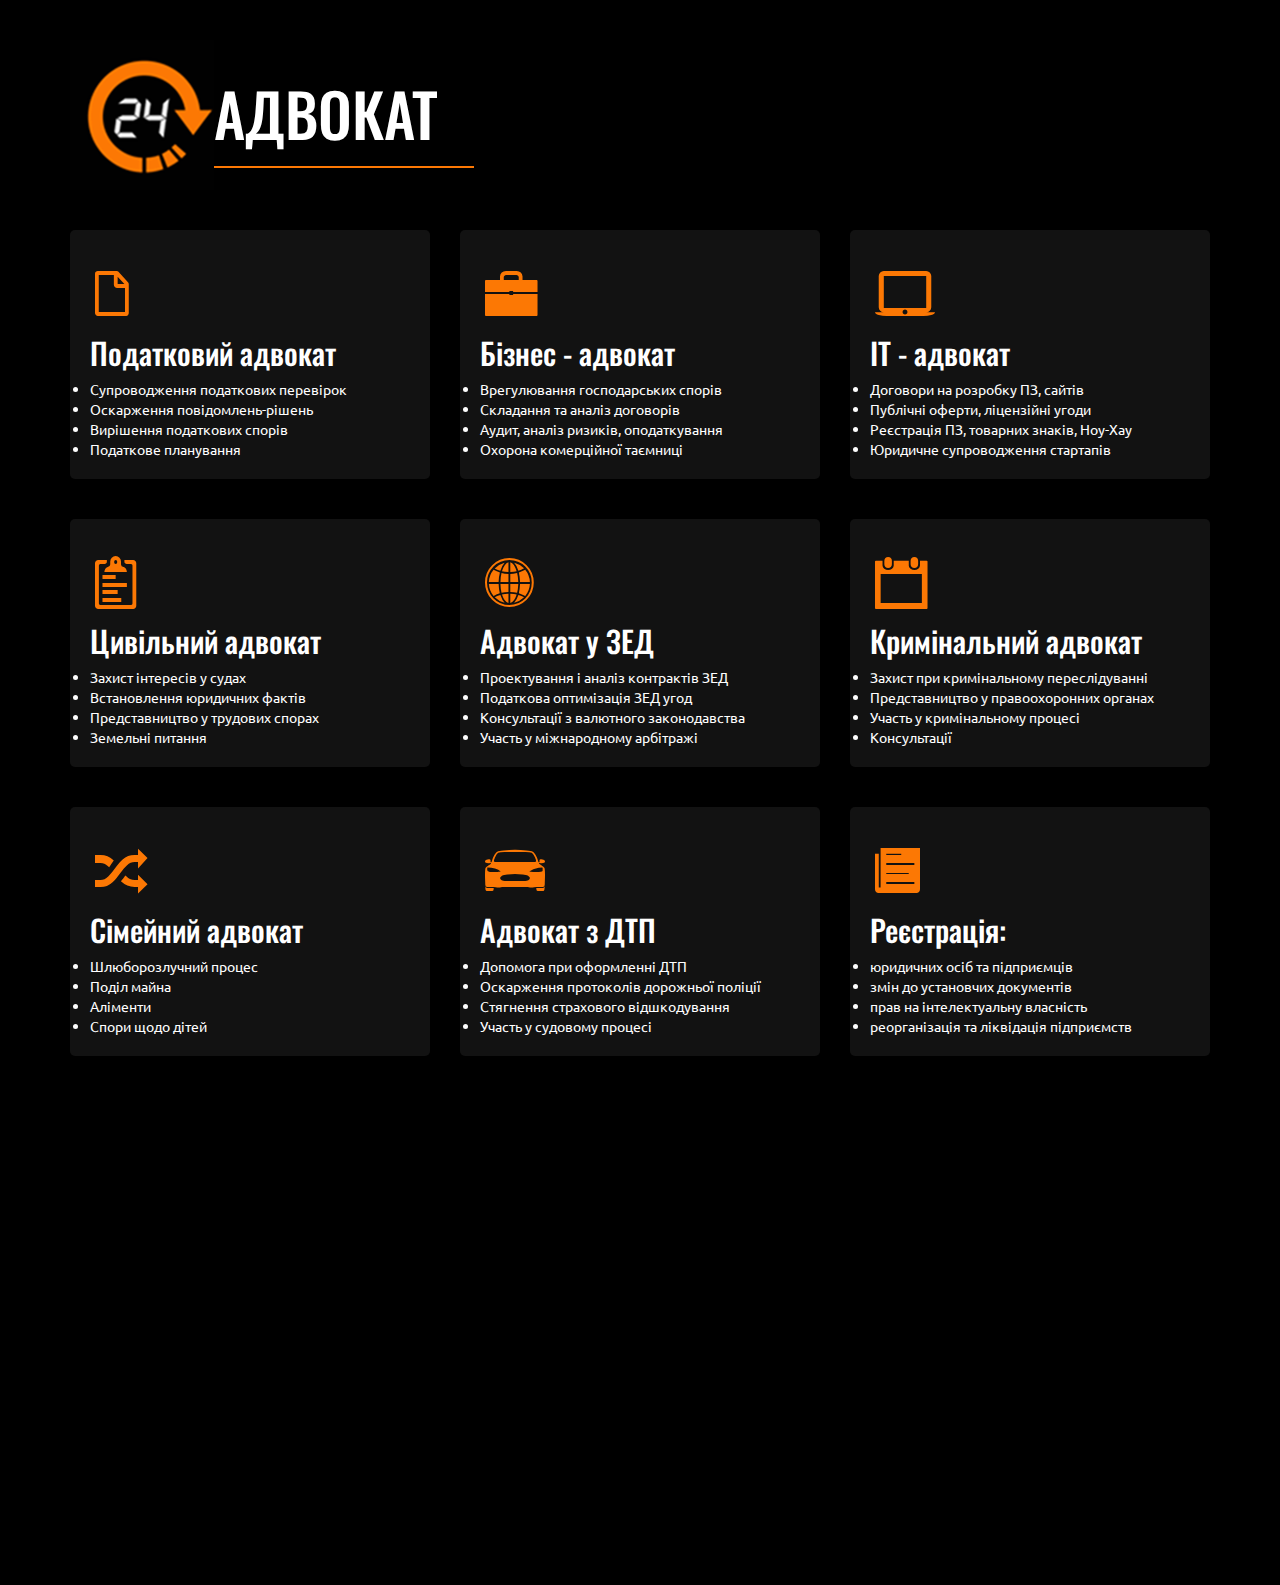
<file: index.html>
﻿<!DOCTYPE html>
<html class="no-js" lang="ua">
    <head>
        <meta charset="utf-8"/>
        <meta content="width=device-width, initial-scale=1, maximum-scale=1" name="viewport"/>
        <meta author"="" content="Павлюк Дмитро" name="description"/>
        <meta name="yandex-verification" content="76107708881f30d1" />
        <!--[if IE]>
<meta http-equiv="X-UA-Compatible" content="IE=edge,chrome=1">
<![endif]-->
        <title>
            24 Адвокат
        </title>
        <!-- BOOTSTRAP CORE CSS -->
        <link href="assets/css/bootstrap.css" rel="stylesheet"/>
        <!-- ION ICONS STYLES -->
        <link href="assets/css/ionicons.css" rel="stylesheet"/>
        <!-- FONT AWESOME ICONS STYLES -->
        <link href="assets/css/font-awesome.css" rel="stylesheet"/>
        <!-- FANCYBOX POPUP STYLES -->
        <link href="assets/js/source/jquery.fancybox.css" rel="stylesheet"/>
        <!-- STYLES FOR VIEWPORT ANIMATION -->
        <link href="assets/css/animations.min.css" rel="stylesheet"/>
        <!-- CUSTOM CSS -->
        <link href="assets/css/style-solid-black.css" rel="stylesheet"/>
        <link rel="shortcut icon" href="assets/img/favicon.ico" type="image/x-icon" />
        <!-- HTML5 Shiv and Respond.js for IE8 support of HTML5 elements and media queries -->
        <!-- WARNING: Respond.js doesn't work if you view the page via file:// -->
        <!--[if lt IE 9]>
<script src="https://oss.maxcdn.com/libs/html5shiv/3.7.0/html5shiv.js"></script>
<script src="https://oss.maxcdn.com/libs/respond.js/1.4.2/respond.min.js"></script>
<![endif]-->
    </head>
    <body data-spy="scroll" data-target="#menu-section">
        <!--MENU SECTION START-->
        <!--MENU SECTION END-->
        <!--HOME SECTION START-->
        <!--HOME SECTION END-->
        <!--SERVICE SECTION START-->
        <section id="services">
            <div class="container">
                <div class="row text-center header">
                    <div class="col-xs-12 col-sm-12 col-md-12 col-lg-12 animate-in" data-anim-type="fade-in-up">
                        <img align="left" src="assets\img\241.png">
                            <div style = "margin-top: 40px";>
	                            <h1 align="left" style = "font-size: 60px";>
	                                АДВОКАТ
	                            </h1>
	                            <hr align="left" style= "width: 260px"/>
                            </div>
                        </img>
                    </div>
                </div>
                <div class="row animate-in" data-anim-type="fade-in-up">
                    <div class="col-xs-12 col-sm-4 col-md-4 col-lg-4">
                        <div class="services-wrapper">
                            <i class="ion-document">
                            </i>
                            <h3>
                                Податковий адвокат
                            </h3>
                                <li>
                                    Супроводження податкових перевірок
                                </li>
                                <li>
                                    Оскарження повідомлень-рішень
                                </li>
                                <li>
                                    Вирішення податкових спорів
                                </li>
								<li>
                                    Податкове планування
                                </li>

                        </div>
                    </div>
                    <div class="col-xs-12 col-sm-4 col-md-4 col-lg-4">
                        <div class="services-wrapper">
                            <i class="ion-briefcase">
                            </i>
                            <h3>
                                Бізнес - адвокат
                            </h3>
                                <li>
                                    Врегулювання господарських спорів
                                </li>
                                <li>
                                    Складання та аналіз договорів
                                </li>
                                <li>                                    
                                    Аудит, аналіз ризиків, оподаткування
                                </li>
								<li>                                    
                                    Охорона комерційної таємниці
                                </li>
                        </div>
                    </div>
                    <div class="col-xs-12 col-sm-4 col-md-4 col-lg-4">
                        <div class="services-wrapper">
                            <i class="ion-android-laptop">
                            </i>
                            <h3>
                                IT - адвокат
                            </h3>
                                <li>
                                    Договори на розробку ПЗ, сайтів
                                </li>
                                <li>
                                    Публічні оферти, ліцензійні угоди
                                </li>
                                <li>
                                    Реєстрація ПЗ, товарних знаків, Ноу-Хау
                                </li>
                                <li>
                                    Юридичне супроводження стартапів
                                </li>
                        </div>
                    </div>

                    <div class="col-xs-12 col-sm-4 col-md-4 col-lg-4">
                        <div class="services-wrapper">
                            <i class="ion-clipboard">
                            </i>
                            <h3>
                                Цивільний адвокат
                            </h3>
                                <li>
                                    Захист інтересів у судах
                                </li>
                                <li>
                                    Встановлення юридичних фактів
                                </li>
                                <li>
                                    Представництво у трудових спорах
                                </li>
                                <li>
                                    Земельні питання
                                </li>
                        </div>
                    </div>
					<div class="col-xs-12 col-sm-4 col-md-4 col-lg-4">
                        <div class="services-wrapper">
                            <i class="ion-ios-world">
                            </i>
                            <h3>
                                Адвокат у ЗЕД
                            </h3>
	                            <li>
	                                Проектування і аналіз контрактів ЗЕД
	                            </li>
	                            <li>
	                                Податкова оптимізація ЗЕД угод
	                            </li>
	                            <li>
	                                Консультації з валютного законодавства
	                            </li>
	                            <li>
	                                Участь у міжнародному арбітражі
	                            </li>
                        </div>
                    </div>

                    <div class="col-xs-12 col-sm-4 col-md-4 col-lg-4">
                        <div class="services-wrapper">
                            <i class="ion-calendar">
                            </i>
                            <h3>
                                Кримінальний адвокат
                            </h3>
	                            <li>
	                                Захист при кримінальному переслідуванні
	                            </li>
	                            <li>
	                                Представництво у правоохоронних органах
	                            </li>
	                            <li>
	                                Участь у кримінальному процесі
	                            </li>
	                            <li>
	                                Консультації
	                            </li>
                        </div>
                    </div>
                    <div class="col-xs-12 col-sm-4 col-md-4 col-lg-4">
                        <div class="services-wrapper">
                            <i class="ion-shuffle">
                            </i>
                             <h3>
                                Сімейний адвокат
                            </h3>
                            <li>
                                Шлюборозлучний процес
                            </li>
                            <li>
                                Поділ майна
                            </li>
                            <li>
                                Аліменти
                            </li>
                            <li>
                                Спори щодо дітей
                            </li>
                        </div>
                    </div>
                    <div class="col-xs-12 col-sm-4 col-md-4 col-lg-4">
                        <div class="services-wrapper">
                            <i class="ion-model-s">
                            </i>
	                             <h3>
	                                Адвокат з ДТП
	                            </h3>
	                            <li>
	                                Допомога при оформленні ДТП
	                            </li>
	                            <li>
	                                Оскарження протоколів дорожньої поліції
	                            </li>
	                            <li>
	                                Стягнення страхового відшкодування
	                            </li>
	                            <li>
	                                Участь у судовому процесі
	                            </li>
                        </div>
                    </div>
                    <div class="col-xs-12 col-sm-4 col-md-4 col-lg-4">
                        <div class="services-wrapper">
                            <i class="ion-ios-paper">
                            </i>
	                             <h3>
	                                Реєстрація:
	                            </h3>
	                            <li>
	                                юридичних осіб та підприємців
	                            </li>
	                            <li>
	                                змін до установчих документів
	                            </li>
	                            <li>
	                                прав на інтелектуальну власність
	                            </li>
	                            <li>
	                                реорганізація та ліквідація підприємств
	                            </li>
                        </div>
                    </div>
                </div>
            </div>
        </section>
        <!--SERVICE SECTION END-->
        <!--PRICING SECTION START-->
        <!--PRIICING SECTION END-->
        <!--WORK SECTION START-->
        <!--WORK SECTION END-->
        <!--TEAM SECTION START-->
        <!--TEAM SECTION END-->
        <!--GRID SECTION START-->
        <!--GRID SECTION END-->
        <!--CONTACT SECTION START-->
        <section id="contact">
            <div class="container">
                <div class="row text-center header animate-in" data-anim-type="fade-in-up">
                    <div class="col-xs-12 col-sm-12 col-md-12 col-lg-12">
                        <h3>
                            Контакти
                        </h3>
                        <hr/>
                    </div>
                </div>
                <div class="row animate-in" data-anim-type="fade-in-up">
                    <div class="col-xs-12 col-sm-4 col-md-4 col-lg-4">
                        <div class="contact-wrapper">
                            <h3>
                                Ми в соціальних мережах
                            </h3>
                            <p>
                                Долучайтеся до нашої спільноти
                            </p>
                            <div class="social-below">
                                <a class="btn button-custom btn-custom-two" href="#">
                                    Facebook
                                </a>
                                <a class="btn button-custom btn-custom-two" href="#">
                                    Вконтакте
                                </a>
                                <a class="btn button-custom btn-custom-two" href="#">
                                    Google +
                                </a>
                            </div>
                        </div>
                    </div>
                    <div class="col-xs-12 col-sm-4 col-md-4 col-lg-4">
                        <div class="contact-wrapper">
                            <h3>
                                Наші контаки
                            </h3>
                            <img src="assets\img\email.png">
                           <!--  <h4>
                                <strong>
                                    Email :
                                </strong>
                                info.24advocat@gmail.com
                            </h4> -->
                            <h4>
                                <strong>
                                    Call :
                                </strong>
                                +38 067 411 03 60
                            </h4>
                            <h4>
                                <strong>
                                    Skype :
                                </strong>
                                24advocat
                            </h4>
                        </div>
                    </div>
                    <div class="col-xs-12 col-sm-4 col-md-4 col-lg-4">
                        <div class="contact-wrapper">
                            <h3>
                                Адреса :
                            </h3>
                            <h4>
                                10003, вул. Ольжича 7A, м. Житомир
                            </h4>
                            <h4>
                                Україна
                            </h4>
                            <div class="footer-div">
                                © 2015 24advocat |
                                <a href="http://www.designbootstrap.com/" target="_blank">
                                    by DesignBootstrp
                                </a>
                            </div>
                        </div>
                    </div>
                </div>
            </div>
        </section>
        <!--CONTACT SECTION END-->
        <!-- JAVASCRIPT FILES PLACED AT THE BOTTOM TO REDUCE THE LOADING TIME -->
        <!-- CORE JQUERY -->
        <script src="assets/js/jquery-1.11.1.js">
        </script>
        <!-- BOOTSTRAP SCRIPTS -->
        <script src="assets/js/bootstrap.js">
        </script>
        <!-- EASING SCROLL SCRIPTS PLUGIN -->
        <script src="assets/js/vegas/jquery.vegas.min.js">
        </script>
        <!-- VEGAS SLIDESHOW SCRIPTS -->
        <script src="assets/js/jquery.easing.min.js">
        </script>
        <!-- FANCYBOX PLUGIN -->
        <script src="assets/js/source/jquery.fancybox.js">
        </script>
        <!-- ISOTOPE SCRIPTS -->
        <script src="assets/js/jquery.isotope.js">
        </script>
        <!-- VIEWPORT ANIMATION SCRIPTS   -->
        <script src="assets/js/appear.min.js">
        </script>
        <script src="assets/js/animations.min.js">
        </script>
        <!-- CUSTOM SCRIPTS -->
        <script src="assets/js/custom-solid.js">
        </script>
    </body>
</html>
</file>
<file: assets/css/animations.min.css>
/*	Animations v2.1, Copyright 2014, Joe Mottershaw, https://github.com/joemottershaw/
//	================================================================================== */

.animate-in,.animating,.hover-bounce,.hover-flash,.hover-heartbeat,.hover-panic,.hover-pulsate,.hover-pulse,.hover-rubber-band,.hover-shake-x,.hover-shake-y,.hover-slingshot,.hover-slingshot-reverse,.hover-spin,.hover-spin-reverse,.hover-strobe,.hover-swing,.hover-tada,.hover-wobble{-webkit-transition:none!important;-moz-transition:none!important;-o-transition:none!important;-ms-transition:none!important;transition:none!important}.animate-in,.animate-out{visibility:hidden!important;opacity:0}.animating,.hover-bounce,.hover-flash,.hover-heartbeat,.hover-panic,.hover-pulsate,.hover-pulse,.hover-rubber-band,.hover-shake-x,.hover-shake-y,.hover-slingshot,.hover-slingshot-reverse,.hover-spin,.hover-spin-reverse,.hover-strobe,.hover-swing,.hover-tada,.hover-wobble{-webkit-animation-duration:1s;animation-duration:1s;-webkit-animation-timing-function:ease-in-out;animation-timing-function:ease-in-out;-webkit-animation-fill-mode:both;animation-fill-mode:both}.animating.slow-mo,.hover-bounce.slow-mo,.hover-flash.slow-mo,.hover-heartbeat.slow-mo,.hover-panic.slow-mo,.hover-pulsate.slow-mo,.hover-pulse.slow-mo,.hover-rubber-band.slow-mo,.hover-shake-x.slow-mo,.hover-shake-y.slow-mo,.hover-slingshot-reverse.slow-mo,.hover-slingshot.slow-mo,.hover-spin-reverse.slow-mo,.hover-spin.slow-mo,.hover-strobe.slow-mo,.hover-swing.slow-mo,.hover-tada.slow-mo,.hover-wobble.slow-mo{-webkit-animation-duration:2s;animation-duration:2s}.animating.super-slow-mo,.hover-bounce.super-slow-mo,.hover-flash.super-slow-mo,.hover-heartbeat.super-slow-mo,.hover-panic.super-slow-mo,.hover-pulsate.super-slow-mo,.hover-pulse.super-slow-mo,.hover-rubber-band.super-slow-mo,.hover-shake-x.super-slow-mo,.hover-shake-y.super-slow-mo,.hover-slingshot-reverse.super-slow-mo,.hover-slingshot.super-slow-mo,.hover-spin-reverse.super-slow-mo,.hover-spin.super-slow-mo,.hover-strobe.super-slow-mo,.hover-swing.super-slow-mo,.hover-tada.super-slow-mo,.hover-wobble.super-slow-mo{-webkit-animation-duration:3s;animation-duration:3s}.animating.ultra-slow-mo,.hover-bounce.ultra-slow-mo,.hover-flash.ultra-slow-mo,.hover-heartbeat.ultra-slow-mo,.hover-panic.ultra-slow-mo,.hover-pulsate.ultra-slow-mo,.hover-pulse.ultra-slow-mo,.hover-rubber-band.ultra-slow-mo,.hover-shake-x.ultra-slow-mo,.hover-shake-y.ultra-slow-mo,.hover-slingshot-reverse.ultra-slow-mo,.hover-slingshot.ultra-slow-mo,.hover-spin-reverse.ultra-slow-mo,.hover-spin.ultra-slow-mo,.hover-strobe.ultra-slow-mo,.hover-swing.ultra-slow-mo,.hover-tada.ultra-slow-mo,.hover-wobble.ultra-slow-mo{-webkit-animation-duration:4s;animation-duration:4s}.animating.hyper-slow-mo,.hover-bounce.hyper-slow-mo,.hover-flash.hyper-slow-mo,.hover-heartbeat.hyper-slow-mo,.hover-panic.hyper-slow-mo,.hover-pulsate.hyper-slow-mo,.hover-pulse.hyper-slow-mo,.hover-rubber-band.hyper-slow-mo,.hover-shake-x.hyper-slow-mo,.hover-shake-y.hyper-slow-mo,.hover-slingshot-reverse.hyper-slow-mo,.hover-slingshot.hyper-slow-mo,.hover-spin-reverse.hyper-slow-mo,.hover-spin.hyper-slow-mo,.hover-strobe.hyper-slow-mo,.hover-swing.hyper-slow-mo,.hover-tada.hyper-slow-mo,.hover-wobble.hyper-slow-mo{-webkit-animation-duration:5s;animation-duration:5s}.animating.infinite,.hover-bounce.infinite,.hover-flash.infinite,.hover-heartbeat.infinite,.hover-panic.infinite,.hover-pulsate.infinite,.hover-pulse.infinite,.hover-rubber-band.infinite,.hover-shake-x.infinite,.hover-shake-y.infinite,.hover-slingshot-reverse.infinite,.hover-slingshot.infinite,.hover-spin-reverse.infinite,.hover-spin.infinite,.hover-strobe.infinite,.hover-swing.infinite,.hover-tada.infinite,.hover-wobble.infinite{-webkit-animation-iteration-count:infinite;animation-iteration-count:infinite}.ie .animate-in,.no-js .animate-in{visibility:visible!important;opacity:1}@-webkit-keyframes fadeIn{0%{opacity:0}100%{opacity:1}}@keyframes fadeIn{0%{opacity:0}100%{opacity:1}}.animating.fade-in{-webkit-animation-name:fadeIn;animation-name:fadeIn}@-webkit-keyframes fadeInUp{0%{opacity:0;-webkit-transform:translateY(60px)}80%{opacity:1}100%{-webkit-transform:translateY(0)}}@keyframes fadeInUp{0%{opacity:0;transform:translateY(60px)}80%{opacity:1}100%{transform:translateY(0)}}.animating.fade-in-up{-webkit-animation-name:fadeInUp;animation-name:fadeInUp}@-webkit-keyframes fadeInUpBig{0%{opacity:0;-webkit-transform:translateY(200px)}80%{opacity:1}100%{-webkit-transform:translateY(0)}}@keyframes fadeInUpBig{0%{opacity:0;transform:translateY(200px)}80%{opacity:1}100%{transform:translateY(0)}}.animating.fade-in-up-big{-webkit-animation-name:fadeInUpBig;animation-name:fadeInUpBig}@-webkit-keyframes fadeInUpLarge{0%{opacity:0;-webkit-transform:translateY(600px)}80%{opacity:1}100%{-webkit-transform:translateY(0)}}@keyframes fadeInUpLarge{0%{opacity:0;transform:translateY(600px)}80%{opacity:1}100%{transform:translateY(0)}}.animating.fade-in-up-large{-webkit-animation-name:fadeInUpLarge;animation-name:fadeInUpLarge}@-webkit-keyframes fadeInDown{0%{opacity:0;-webkit-transform:translateY(-60px)}80%{opacity:1}100%{-webkit-transform:translateY(0)}}@keyframes fadeInDown{0%{opacity:0;transform:translateY(-60px)}80%{opacity:1}100%{transform:translateY(0)}}.animating.fade-in-down{-webkit-animation-name:fadeInDown;animation-name:fadeInDown}@-webkit-keyframes fadeInDownBig{0%{opacity:0;-webkit-transform:translateY(-200px)}80%{opacity:1}100%{-webkit-transform:translateY(0)}}@keyframes fadeInDownBig{0%{opacity:0;transform:translateY(-200px)}80%{opacity:1}100%{transform:translateY(0)}}.animating.fade-in-down-big{-webkit-animation-name:fadeInDownBig;animation-name:fadeInDownBig}@-webkit-keyframes fadeInDownLarge{0%{opacity:0;-webkit-transform:translateY(-600px)}80%{opacity:1}100%{-webkit-transform:translateY(0)}}@keyframes fadeInDownLarge{0%{opacity:0;transform:translateY(-600px)}80%{opacity:1}100%{transform:translateY(0)}}.animating.fade-in-down-large{-webkit-animation-name:fadeInDownLarge;animation-name:fadeInDownLarge}@-webkit-keyframes fadeInLeft{0%{opacity:0;-webkit-transform:translateX(60px)}80%{opacity:1}100%{-webkit-transform:translateX(0)}}@keyframes fadeInLeft{0%{opacity:0;transform:translateX(60px)}80%{opacity:1}100%{transform:translateX(0)}}.animating.fade-in-left{-webkit-animation-name:fadeInLeft;animation-name:fadeInLeft}@-webkit-keyframes fadeInLeftBig{0%{opacity:0;-webkit-transform:translateX(200px)}80%{opacity:1}100%{-webkit-transform:translateX(0)}}@keyframes fadeInLeftBig{0%{opacity:0;transform:translateX(200px)}80%{opacity:1}100%{transform:translateX(0)}}.animating.fade-in-left-big{-webkit-animation-name:fadeInLeftBig;animation-name:fadeInLeftBig}@-webkit-keyframes fadeInLeftLarge{0%{opacity:0;-webkit-transform:translateX(600px)}80%{opacity:1}100%{-webkit-transform:translateX(0)}}@keyframes fadeInLeftLarge{0%{opacity:0;transform:translateX(600px)}80%{opacity:1}100%{transform:translateX(0)}}.animating.fade-in-left-large{-webkit-animation-name:fadeInLeftLarge;animation-name:fadeInLeftLarge}@-webkit-keyframes fadeInRight{0%{opacity:0;-webkit-transform:translateX(-60px)}80%{opacity:1}100%{-webkit-transform:translateX(0)}}@keyframes fadeInRight{0%{opacity:0;transform:translateX(-60px)}80%{opacity:1}100%{transform:translateX(0)}}.animating.fade-in-right{-webkit-animation-name:fadeInRight;animation-name:fadeInRight}@-webkit-keyframes fadeInRightBig{0%{opacity:0;-webkit-transform:translateX(-200px)}80%{opacity:1}100%{-webkit-transform:translateX(0)}}@keyframes fadeInRightBig{0%{opacity:0;transform:translateX(-200px)}80%{opacity:1}100%{transform:translateX(0)}}.animating.fade-in-right-big{-webkit-animation-name:fadeInRightBig;animation-name:fadeInRightBig}@-webkit-keyframes fadeInRightLarge{0%{opacity:0;-webkit-transform:translateX(-600px)}80%{opacity:1}100%{-webkit-transform:translateX(0)}}@keyframes fadeInRightLarge{0%{opacity:0;transform:translateX(-600px)}80%{opacity:1}100%{transform:translateX(0)}}.animating.fade-in-right-large{-webkit-animation-name:fadeInRightLarge;animation-name:fadeInRightLarge}@-webkit-keyframes fadeInUpLeft{0%{opacity:0;-webkit-transform:translate(60px,60px)}80%{opacity:1}100%{-webkit-transform:translate(0,0)}}@keyframes fadeInUpLeft{0%{opacity:0;transform:translate(60px,60px)}80%{opacity:1}100%{transform:translate(0,0)}}.animating.fade-in-up-left{-webkit-animation-name:fadeInUpLeft;animation-name:fadeInUpLeft}@-webkit-keyframes fadeInUpLeftBig{0%{opacity:0;-webkit-transform:translate(200px,200px)}80%{opacity:1}100%{-webkit-transform:translate(0,0)}}@keyframes fadeInUpLeftBig{0%{opacity:0;transform:translate(200px,200px)}80%{opacity:1}100%{transform:translate(0,0)}}.animating.fade-in-up-left-big{-webkit-animation-name:fadeInUpLeftBig;animation-name:fadeInUpLeftBig}@-webkit-keyframes fadeInUpLeftLarge{0%{opacity:0;-webkit-transform:translate(600px,600px)}80%{opacity:1}100%{-webkit-transform:translate(0,0)}}@keyframes fadeInUpLeftLarge{0%{opacity:0;transform:translate(600px,600px)}80%{opacity:1}100%{transform:translate(0,0)}}.animating.fade-in-up-left-large{-webkit-animation-name:fadeInUpLeftLarge;animation-name:fadeInUpLeftLarge}@-webkit-keyframes fadeInUpRight{0%{opacity:0;-webkit-transform:translate(-60px,60px)}80%{opacity:1}100%{-webkit-transform:translate(0,0)}}@keyframes fadeInUpRight{0%{opacity:0;transform:translate(-60px,60px)}80%{opacity:1}100%{transform:translate(0,0)}}.animating.fade-in-up-right{-webkit-animation-name:fadeInUpRight;animation-name:fadeInUpRight}@-webkit-keyframes fadeInUpRightBig{0%{opacity:0;-webkit-transform:translate(-200px,200px)}80%{opacity:1}100%{-webkit-transform:translate(0,0)}}@keyframes fadeInUpRightBig{0%{opacity:0;transform:translate(-200px,200px)}80%{opacity:1}100%{transform:translate(0,0)}}.animating.fade-in-up-right-big{-webkit-animation-name:fadeInUpRightBig;animation-name:fadeInUpRightBig}@-webkit-keyframes fadeInUpRightLarge{0%{opacity:0;-webkit-transform:translate(-600px,600px)}80%{opacity:1}100%{-webkit-transform:translate(0,0)}}@keyframes fadeInUpRightLarge{0%{opacity:0;transform:translate(-600px,600px)}80%{opacity:1}100%{transform:translate(0,0)}}.animating.fade-in-up-right-large{-webkit-animation-name:fadeInUpRightLarge;animation-name:fadeInUpRightLarge}@-webkit-keyframes fadeInDownLeft{0%{opacity:0;-webkit-transform:translate(60px,-60px)}80%{opacity:1}100%{-webkit-transform:translate(0,0)}}@keyframes fadeInDownLeft{0%{opacity:0;transform:translate(60px,-60px)}80%{opacity:1}100%{transform:translate(0,0)}}.animating.fade-in-down-left{-webkit-animation-name:fadeInDownLeft;animation-name:fadeInDownLeft}@-webkit-keyframes fadeInDownLeftBig{0%{opacity:0;-webkit-transform:translate(200px,-200px)}80%{opacity:1}100%{-webkit-transform:translate(0,0)}}@keyframes fadeInDownLeftBig{0%{opacity:0;transform:translate(200px,-200px)}80%{opacity:1}100%{transform:translate(0,0)}}.animating.fade-in-down-left-big{-webkit-animation-name:fadeInDownLeftBig;animation-name:fadeInDownLeftBig}@-webkit-keyframes fadeInDownLeftLarge{0%{opacity:0;-webkit-transform:translate(600px,-600px)}80%{opacity:1}100%{-webkit-transform:translate(0,0)}}@keyframes fadeInDownLeftLarge{0%{opacity:0;transform:translate(600px,-600px)}80%{opacity:1}100%{transform:translate(0,0)}}.animating.fade-in-down-left-large{-webkit-animation-name:fadeInDownLeftLarge;animation-name:fadeInDownLeftLarge}@-webkit-keyframes fadeInDownRight{0%{opacity:0;-webkit-transform:translate(-60px,-60px)}80%{opacity:1}100%{-webkit-transform:translate(0,0)}}@keyframes fadeInDownRight{0%{opacity:0;transform:translate(-60px,-60px)}80%{opacity:1}100%{transform:translate(0,0)}}.animating.fade-in-down-right{-webkit-animation-name:fadeInDownRight;animation-name:fadeInDownRight}@-webkit-keyframes fadeInDownRightBig{0%{opacity:0;-webkit-transform:translate(-200px,-200px)}80%{opacity:1}100%{-webkit-transform:translate(0,0)}}@keyframes fadeInDownRightBig{0%{opacity:0;transform:translate(-200px,-200px)}80%{opacity:1}100%{transform:translate(0,0)}}.animating.fade-in-down-right-big{-webkit-animation-name:fadeInDownRightBig;animation-name:fadeInDownRightBig}@-webkit-keyframes fadeInDownRightLarge{0%{opacity:0;-webkit-transform:translate(-600px,-600px)}80%{opacity:1}100%{-webkit-transform:translate(0,0)}}@keyframes fadeInDownRightLarge{0%{opacity:0;transform:translate(-600px,-600px)}80%{opacity:1}100%{transform:translate(0,0)}}.animating.fade-in-down-right-large{-webkit-animation-name:fadeInDownRightLarge;animation-name:fadeInDownRightLarge}@-webkit-keyframes fadeOut{0%{opacity:1}100%{opacity:0}}@keyframes fadeOut{0%{opacity:1}100%{opacity:0}}.animating.fade-out{-webkit-animation-name:fadeOut;animation-name:fadeOut}@-webkit-keyframes fadeOutUp{0%{opacity:1;-webkit-transform:translateY(0)}80%{opacity:0}100%{opacity:0;-webkit-transform:translateY(-60px)}}@keyframes fadeOutUp{0%{opacity:1;transform:translateY(0)}80%{opacity:0}100%{opacity:0;transform:translateY(-60px)}}.animating.fade-out-up{-webkit-animation-name:fadeOutUp;animation-name:fadeOutUp}@-webkit-keyframes fadeOutUpBig{0%{opacity:1;-webkit-transform:translateY(0)}80%{opacity:0}100%{opacity:0;-webkit-transform:translateY(-200px)}}@keyframes fadeOutUpBig{0%{opacity:1;transform:translateY(0)}80%{opacity:0}100%{opacity:0;transform:translateY(-200px)}}.animating.fade-out-up-big{-webkit-animation-name:fadeOutUpBig;animation-name:fadeOutUpBig}@-webkit-keyframes fadeOutUpLarge{0%{opacity:1;-webkit-transform:translateY(0)}80%{opacity:0}100%{opacity:0;-webkit-transform:translateY(-600px)}}@keyframes fadeOutUpLarge{0%{opacity:1;transform:translateY(0)}80%{opacity:0}100%{opacity:0;transform:translateY(-600px)}}.animating.fade-out-up-large{-webkit-animation-name:fadeOutUpLarge;animation-name:fadeOutUpLarge}@-webkit-keyframes fadeOutDown{0%{opacity:1;-webkit-transform:translateY(0)}80%{opacity:0}100%{opacity:0;-webkit-transform:translateY(60px)}}@keyframes fadeOutDown{0%{opacity:1;transform:translateY(0)}80%{opacity:0}100%{opacity:0;transform:translateY(60px)}}.animating.fade-out-down{-webkit-animation-name:fadeOutDown;animation-name:fadeOutDown}@-webkit-keyframes fadeOutDownBig{0%{opacity:1;-webkit-transform:translateY(0)}80%{opacity:0}100%{opacity:0;-webkit-transform:translateY(200px)}}@keyframes fadeOutDownBig{0%{opacity:1;transform:translateY(0)}80%{opacity:0}100%{opacity:0;transform:translateY(200px)}}.animating.fade-out-down-big{-webkit-animation-name:fadeOutDownBig;animation-name:fadeOutDownBig}@-webkit-keyframes fadeOutDownLarge{0%{opacity:1;-webkit-transform:translateY(0)}80%{opacity:0}100%{opacity:0;-webkit-transform:translateY(600px)}}@keyframes fadeOutDownLarge{0%{opacity:1;transform:translateY(0)}80%{opacity:0}100%{opacity:0;transform:translateY(600px)}}.animating.fade-out-down-large{-webkit-animation-name:fadeOutDownLarge;animation-name:fadeOutDownLarge}@-webkit-keyframes fadeOutLeft{0%{opacity:1;-webkit-transform:translateX(0)}80%{opacity:0}100%{opacity:0;-webkit-transform:translateX(-60px)}}@keyframes fadeOutLeft{0%{opacity:1;transform:translateX(0)}80%{opacity:0}100%{opacity:0;transform:translateX(-60px)}}.animating.fade-out-left{-webkit-animation-name:fadeOutLeft;animation-name:fadeOutLeft}@-webkit-keyframes fadeOutLeftBig{0%{opacity:1;-webkit-transform:translateX(0)}80%{opacity:0}100%{opacity:0;-webkit-transform:translateX(-200px)}}@keyframes fadeOutLeftBig{0%{opacity:1;transform:translateX(0)}80%{opacity:0}100%{opacity:0;transform:translateX(-200px)}}.animating.fade-out-left-big{-webkit-animation-name:fadeOutLeftBig;animation-name:fadeOutLeftBig}@-webkit-keyframes fadeOutLeftLarge{0%{opacity:1;-webkit-transform:translateX(0)}80%{opacity:0}100%{opacity:0;-webkit-transform:translateX(-600px)}}@keyframes fadeOutLeftLarge{0%{opacity:1;transform:translateX(0)}80%{opacity:0}100%{opacity:0;transform:translateX(-600px)}}.animating.fade-out-left-large{-webkit-animation-name:fadeOutLeftLarge;animation-name:fadeOutLeftLarge}@-webkit-keyframes fadeOutRight{0%{opacity:1;-webkit-transform:translateX(0)}80%{opacity:0}100%{opacity:0;-webkit-transform:translateX(60px)}}@keyframes fadeOutRight{0%{opacity:1;transform:translateX(0)}80%{opacity:0}100%{opacity:0;transform:translateX(60px)}}.animating.fade-out-right{-webkit-animation-name:fadeOutRight;animation-name:fadeOutRight}@-webkit-keyframes fadeOutRightBig{0%{opacity:1;-webkit-transform:translateX(0)}80%{opacity:0}100%{opacity:0;-webkit-transform:translateX(200px)}}@keyframes fadeOutRightBig{0%{opacity:1;transform:translateX(0)}80%{opacity:0}100%{opacity:0;transform:translateX(200px)}}.animating.fade-out-right-big{-webkit-animation-name:fadeOutRightBig;animation-name:fadeOutRightBig}@-webkit-keyframes fadeOutRightLarge{0%{opacity:1;-webkit-transform:translateX(0)}80%{opacity:0}100%{opacity:0;-webkit-transform:translateX(600px)}}@keyframes fadeOutRightLarge{0%{opacity:1;transform:translateX(0)}80%{opacity:0}100%{opacity:0;transform:translateX(600px)}}.animating.fade-out-right-large{-webkit-animation-name:fadeOutRightLarge;animation-name:fadeOutRightLarge}@-webkit-keyframes fadeOutUpLeft{0%{opacity:1;-webkit-transform:translate(0,0)}80%{opacity:0}100%{opacity:0;-webkit-transform:translate(-60px,-60px)}}@keyframes fadeOutUpLeft{0%{opacity:1;transform:translate(0,0)}80%{opacity:0}100%{opacity:0;transform:translate(-60px,-60px)}}.animating.fade-out-up-left{-webkit-animation-name:fadeOutUpLeft;animation-name:fadeOutUpLeft}@-webkit-keyframes fadeOutUpLeftBig{0%{opacity:1;-webkit-transform:translate(0,0)}80%{opacity:0}100%{opacity:0;-webkit-transform:translate(-200px,-200px)}}@keyframes fadeOutUpLeftBig{0%{opacity:1;transform:translate(0)}80%{opacity:0}100%{opacity:0;transform:translate(-200px,-200px)}}.animating.fade-out-up-left-big{-webkit-animation-name:fadeOutUpLeftBig;animation-name:fadeOutUpLeftBig}@-webkit-keyframes fadeOutUpLeftLarge{0%{opacity:1;-webkit-transform:translate(0,0)}80%{opacity:0}100%{opacity:0;-webkit-transform:translate(-600px,-600px)}}@keyframes fadeOutUpLeftLarge{0%{opacity:1;transform:translate(0,0)}80%{opacity:0}100%{opacity:0;transform:translate(-600px,-600px)}}.animating.fade-out-up-left-large{-webkit-animation-name:fadeOutUpLeftLarge;animation-name:fadeOutUpLeftLarge}@-webkit-keyframes fadeOutUpRight{0%{opacity:1;-webkit-transform:translate(0,0)}80%{opacity:0}100%{opacity:0;-webkit-transform:translate(60px,-60px)}}@keyframes fadeOutUpRight{0%{opacity:1;transform:translate(0,0)}80%{opacity:0}100%{opacity:0;transform:translate(60px,-60px)}}.animating.fade-out-up-right{-webkit-animation-name:fadeOutUpRight;animation-name:fadeOutUpRight}@-webkit-keyframes fadeOutUpRightBig{0%{opacity:1;-webkit-transform:translate(0,0)}80%{opacity:0}100%{opacity:0;-webkit-transform:translate(200px,-200px)}}@keyframes fadeOutUpRightBig{0%{opacity:1;transform:translate(0)}80%{opacity:0}100%{opacity:0;transform:translate(200px,-200px)}}.animating.fade-out-up-right-big{-webkit-animation-name:fadeOutUpRightBig;animation-name:fadeOutUpRightBig}@-webkit-keyframes fadeOutUpRightLarge{0%{opacity:1;-webkit-transform:translate(0,0)}80%{opacity:0}100%{opacity:0;-webkit-transform:translate(600px,-600px)}}@keyframes fadeOutUpRightLarge{0%{opacity:1;transform:translate(0,0)}80%{opacity:0}100%{opacity:0;transform:translate(600px,-600px)}}.animating.fade-out-up-right-large{-webkit-animation-name:fadeOutUpRightLarge;animation-name:fadeOutUpRightLarge}@-webkit-keyframes fadeOutDownLeft{0%{opacity:1;-webkit-transform:translate(0,0)}80%{opacity:0}100%{opacity:0;-webkit-transform:translate(-60px,60px)}}@keyframes fadeOutDownLeft{0%{opacity:1;transform:translate(0,0)}80%{opacity:0}100%{opacity:0;transform:translate(-60px,60px)}}.animating.fade-out-down-left{-webkit-animation-name:fadeOutDownLeft;animation-name:fadeOutDownLeft}@-webkit-keyframes fadeOutDownLeftBig{0%{opacity:1;-webkit-transform:translate(0,0)}80%{opacity:0}100%{opacity:0;-webkit-transform:translate(-200px,200px)}}@keyframes fadeOutDownLeftBig{0%{opacity:1;transform:translate(0)}80%{opacity:0}100%{opacity:0;transform:translate(-200px,200px)}}.animating.fade-out-down-left-big{-webkit-animation-name:fadeOutDownLeftBig;animation-name:fadeOutDownLeftBig}@-webkit-keyframes fadeOutDownLeftLarge{0%{opacity:1;-webkit-transform:translate(0,0)}80%{opacity:0}100%{opacity:0;-webkit-transform:translate(-600px,600px)}}@keyframes fadeOutDownLeftLarge{0%{opacity:1;transform:translate(0,0)}80%{opacity:0}100%{opacity:0;transform:translate(-600px,600px)}}.animating.fade-out-down-left-large{-webkit-animation-name:fadeOutDownLeftLarge;animation-name:fadeOutDownLeftLarge}@-webkit-keyframes fadeOutDownRight{0%{opacity:1;-webkit-transform:translate(0,0)}80%{opacity:0}100%{opacity:0;-webkit-transform:translate(60px,60px)}}@keyframes fadeOutDownRight{0%{opacity:1;transform:translate(0,0)}80%{opacity:0}100%{opacity:0;transform:translate(60px,60px)}}.animating.fade-out-down-right{-webkit-animation-name:fadeOutDownRight;animation-name:fadeOutDownRight}@-webkit-keyframes fadeOutDownRightBig{0%{opacity:1;-webkit-transform:translate(0,0)}80%{opacity:0}100%{opacity:0;-webkit-transform:translate(200px,200px)}}@keyframes fadeOutDownRightBig{0%{opacity:1;transform:translate(0)}80%{opacity:0}100%{opacity:0;transform:translate(200px,200px)}}.animating.fade-out-down-right-big{-webkit-animation-name:fadeOutDownRightBig;animation-name:fadeOutDownRightBig}@-webkit-keyframes fadeOutDownRightLarge{0%{opacity:1;-webkit-transform:translate(0,0)}80%{opacity:0}100%{opacity:0;-webkit-transform:translate(600px,600px)}}@keyframes fadeOutDownRightLarge{0%{opacity:1;transform:translate(0,0)}80%{opacity:0}100%{opacity:0;transform:translate(600px,600px)}}.animating.fade-out-down-right-large{-webkit-animation-name:fadeOutDownRightLarge;animation-name:fadeOutDownRightLarge}@-webkit-keyframes bounceIn{0%{opacity:0;-webkit-transform:scale(0)}50%{opacity:1;-webkit-transform:scale(1.05)}70%{-webkit-transform:scale(.85)}100%{-webkit-transform:scale(1)}}@keyframes bounceIn{0%{opacity:0;transform:scale(0)}50%{opacity:1;transform:scale(1.05)}70%{transform:scale(.85)}100%{transform:scale(1)}}.animating.bounce-in{-webkit-animation-name:bounceIn;animation-name:bounceIn}@-webkit-keyframes bounceInBig{0%{opacity:0;-webkit-transform:scale(0)}50%{opacity:1;-webkit-transform:scale(1.25)}70%{-webkit-transform:scale(.85)}100%{-webkit-transform:scale(1)}}@keyframes bounceInBig{0%{opacity:0;transform:scale(0)}50%{opacity:1;transform:scale(1.25)}70%{transform:scale(.85)}100%{transform:scale(1)}}.animating.bounce-in-big{-webkit-animation-name:bounceInBig;animation-name:bounceInBig}@-webkit-keyframes bounceInLarge{0%{opacity:0;-webkit-transform:scale(0)}50%{opacity:1;-webkit-transform:scale(1.5)}70%{-webkit-transform:scale(.8)}100%{-webkit-transform:scale(1)}}@keyframes bounceInLarge{0%{opacity:0;transform:scale(0)}50%{opacity:1;transform:scale(1.5)}70%{transform:scale(.8)}100%{transform:scale(1)}}.animating.bounce-in-large{-webkit-animation-name:bounceInLarge;animation-name:bounceInLarge}@-webkit-keyframes bounceInUp{0%{opacity:0;-webkit-transform:translateY(60px)}50%{opacity:1;-webkit-transform:translateY(-10px)}70%{-webkit-transform:translateY(15px)}100%{-webkit-transform:translateY(0)}}@keyframes bounceInUp{0%{opacity:0;transform:translateY(60px)}50%{opacity:1;transform:translateY(-10px)}70%{transform:translateY(15px)}100%{transform:translateY(0)}}.animating.bounce-in-up{-webkit-animation-name:bounceInUp;animation-name:bounceInUp}@-webkit-keyframes bounceInUpBig{0%{opacity:0;-webkit-transform:translateY(200px)}50%{opacity:1;-webkit-transform:translateY(-20px)}70%{-webkit-transform:translateY(15px)}100%{-webkit-transform:translateY(0)}}@keyframes bounceInUpBig{0%{opacity:0;transform:translateY(200px)}50%{opacity:1;transform:translateY(-20px)}70%{transform:translateY(15px)}100%{transform:translateY(0)}}.animating.bounce-in-up-big{-webkit-animation-name:bounceInUpBig;animation-name:bounceInUpBig}@-webkit-keyframes bounceInUpLarge{0%{opacity:0;-webkit-transform:translateY(600px)}50%{opacity:1;-webkit-transform:translateY(-25px)}70%{-webkit-transform:translateY(20px)}100%{-webkit-transform:translateY(0)}}@keyframes bounceInUpLarge{0%{opacity:0;transform:translateY(600px)}50%{opacity:1;transform:translateY(-25px)}70%{transform:translateY(20px)}100%{transform:translateY(0)}}.animating.bounce-in-up-large{-webkit-animation-name:bounceInUpLarge;animation-name:bounceInUpLarge}@-webkit-keyframes bounceInDown{0%{opacity:0;-webkit-transform:translateY(-60px)}50%{opacity:1;-webkit-transform:translateY(10px)}70%{-webkit-transform:translateY(-10px)}100%{-webkit-transform:translateY(0)}}@keyframes bounceInDown{0%{opacity:0;transform:translateY(-60px)}50%{opacity:1;transform:translateY(10px)}70%{transform:translateY(-10px)}100%{transform:translateY(0)}}.animating.bounce-in-down{-webkit-animation-name:bounceInDown;animation-name:bounceInDown}@-webkit-keyframes bounceInDownBig{0%{opacity:0;-webkit-transform:translateY(-200px)}50%{opacity:1;-webkit-transform:translateY(20px)}70%{-webkit-transform:translateY(-15px)}100%{-webkit-transform:translateY(0)}}@keyframes bounceInDownBig{0%{opacity:0;transform:translateY(-200px)}50%{opacity:1;transform:translateY(20px)}70%{transform:translateY(-15px)}100%{transform:translateY(0)}}.animating.bounce-in-down-big{-webkit-animation-name:bounceInDownBig;animation-name:bounceInDownBig}@-webkit-keyframes bounceInDownLarge{0%{opacity:0;-webkit-transform:translateY(-600px)}50%{opacity:1;-webkit-transform:translateY(25px)}70%{-webkit-transform:translateY(-20px)}100%{-webkit-transform:translateY(0)}}@keyframes bounceInDownLarge{0%{opacity:0;transform:translateY(-600px)}50%{opacity:1;transform:translateY(25px)}70%{transform:translateY(-20px)}100%{transform:translateY(0)}}.animating.bounce-in-down-large{-webkit-animation-name:bounceInDownLarge;animation-name:bounceInDownLarge}@-webkit-keyframes bounceInLeft{0%{opacity:0;-webkit-transform:translateX(60px)}50%{opacity:1;-webkit-transform:translateX(-10px)}70%{-webkit-transform:translateX(5px)}100%{-webkit-transform:translateX(0)}}@keyframes bounceInLeft{0%{opacity:0;transform:translateX(60px)}50%{opacity:1;transform:translateX(-10px)}70%{transform:translateX(5px)}100%{transform:translateX(0)}}.animating.bounce-in-left{-webkit-animation-name:bounceInLeft;animation-name:bounceInLeft}@-webkit-keyframes bounceInLeftBig{0%{opacity:0;-webkit-transform:translateX(140px)}50%{opacity:1;-webkit-transform:translateX(-15px)}70%{-webkit-transform:translateX(5px)}100%{-webkit-transform:translateX(0)}}@keyframes bounceInLeftBig{0%{opacity:0;transform:translateX(140px)}50%{opacity:1;transform:translateX(-15px)}70%{transform:translateX(5px)}100%{transform:translateX(0)}}.animating.bounce-in-left-big{-webkit-animation-name:bounceInLeftBig;animation-name:bounceInLeftBig}@-webkit-keyframes bounceInLeftLarge{0%{opacity:0;-webkit-transform:translateX(280px)}50%{opacity:1;-webkit-transform:translateX(-20px)}70%{-webkit-transform:translateX(10px)}100%{-webkit-transform:translateX(0)}}@keyframes bounceInLeftLarge{0%{opacity:0;transform:translateX(280px)}50%{opacity:1;transform:translateX(-20px)}70%{transform:translateX(10px)}100%{transform:translateX(0)}}.animating.bounce-in-left-large{-webkit-animation-name:bounceInLeftLarge;animation-name:bounceInLeftLarge}@-webkit-keyframes bounceInRight{0%{opacity:0;-webkit-transform:translateX(-60px)}50%{opacity:1;-webkit-transform:translateX(10px)}70%{-webkit-transform:translateX(-5px)}100%{-webkit-transform:translateX(0)}}@keyframes bounceInRight{0%{opacity:0;transform:translateX(-60px)}50%{opacity:1;transform:translateX(10px)}70%{transform:translateX(-5px)}100%{transform:translateX(0)}}.animating.bounce-in-right{-webkit-animation-name:bounceInRight;animation-name:bounceInRight}@-webkit-keyframes bounceInRightBig{0%{opacity:0;-webkit-transform:translateX(-140px)}50%{opacity:1;-webkit-transform:translateX(15px)}70%{-webkit-transform:translateX(-5px)}100%{-webkit-transform:translateX(0)}}@keyframes bounceInRightBig{0%{opacity:0;transform:translateX(-140px)}50%{opacity:1;transform:translateX(15px)}70%{transform:translateX(-5px)}100%{transform:translateX(0)}}.animating.bounce-in-right-big{-webkit-animation-name:bounceInRightBig;animation-name:bounceInRightBig}@-webkit-keyframes bounceInRightLarge{0%{opacity:0;-webkit-transform:translateX(-280px)}50%{opacity:1;-webkit-transform:translateX(20px)}70%{-webkit-transform:translateX(-10px)}100%{-webkit-transform:translateX(0)}}@keyframes bounceInRightLarge{0%{opacity:0;transform:translateX(-280px)}50%{opacity:1;transform:translateX(20px)}70%{transform:translateX(-10px)}100%{transform:translateX(0)}}.animating.bounce-in-right-large{-webkit-animation-name:bounceInRightLarge;animation-name:bounceInRightLarge}@-webkit-keyframes bounceInUpLeft{0%{opacity:0;-webkit-transform:translate(60px,60px)}50%{opacity:1;-webkit-transform:translate(-10px,-10px)}70%{-webkit-transform:translate(15px,15px)}100%{-webkit-transform:translate(0,0)}}@keyframes bounceInUpLeft{0%{opacity:0;transform:translate(60px,60px)}50%{opacity:1;transform:translate(-10px,-10px)}70%{transform:translate(15px,15px)}100%{transform:translate(0,0)}}.animating.bounce-in-up-left{-webkit-animation-name:bounceInUpLeft;animation-name:bounceInUpLeft}@-webkit-keyframes bounceInUpLeftBig{0%{opacity:0;-webkit-transform:translate(200px,200px)}50%{opacity:1;-webkit-transform:translate(-20px,-20px)}70%{-webkit-transform:translate(15px,15px)}100%{-webkit-transform:translate(0,0)}}@keyframes bounceInUpLeftBig{0%{opacity:0;transform:translate(200px,200px)}50%{opacity:1;transform:translate(-20px,-20px)}70%{transform:translate(15px,15px)}100%{transform:translate(0,0)}}.animating.bounce-in-up-left-big{-webkit-animation-name:bounceInUpLeftBig;animation-name:bounceInUpLeftBig}@-webkit-keyframes bounceInUpLeftLarge{0%{opacity:0;-webkit-transform:translate(600px,600px)}50%{opacity:1;-webkit-transform:translate(-25px,-25px)}70%{-webkit-transform:translate(20px,20px)}100%{-webkit-transform:translate(0,0)}}@keyframes bounceInUpLeftLarge{0%{opacity:0;transform:translate(600px,600px)}50%{opacity:1;transform:translate(-25px,-25px)}70%{transform:translate(20px,20px)}100%{transform:translate(0,0)}}.animating.bounce-in-up-left-large{-webkit-animation-name:bounceInUpLeftLarge;animation-name:bounceInUpLeftLarge}@-webkit-keyframes bounceInUpRight{0%{opacity:0;-webkit-transform:translate(-60px,60px)}50%{opacity:1;-webkit-transform:translate(10px,-10px)}70%{-webkit-transform:translate(-15px,15px)}100%{-webkit-transform:translate(0,0)}}@keyframes bounceInUpRight{0%{opacity:0;transform:translate(-60px,60px)}50%{opacity:1;transform:translate(10px,-10px)}70%{transform:translate(-15px,15px)}100%{transform:translate(0,0)}}.animating.bounce-in-up-right{-webkit-animation-name:bounceInUpRight;animation-name:bounceInUpRight}@-webkit-keyframes bounceInUpRightBig{0%{opacity:0;-webkit-transform:translate(-200px,200px)}50%{opacity:1;-webkit-transform:translate(20px,-20px)}70%{-webkit-transform:translate(-15px,15px)}100%{-webkit-transform:translate(0,0)}}@keyframes bounceInUpRightBig{0%{opacity:0;transform:translate(-200px,200px)}50%{opacity:1;transform:translate(20px,-20px)}70%{transform:translate(-15px,15px)}100%{transform:translate(0,0)}}.animating.bounce-in-up-right-big{-webkit-animation-name:bounceInUpRightBig;animation-name:bounceInUpRightBig}@-webkit-keyframes bounceInUpRightLarge{0%{opacity:0;-webkit-transform:translate(-600px,600px)}50%{opacity:1;-webkit-transform:translate(25px,-25px)}70%{-webkit-transform:translate(-20px,20px)}100%{-webkit-transform:translate(0,0)}}@keyframes bounceInUpRightLarge{0%{opacity:0;transform:translate(-600px,600px)}50%{opacity:1;transform:translate(25px,-25px)}70%{transform:translate(-20px,20px)}100%{transform:translate(0,0)}}.animating.bounce-in-up-right-large{-webkit-animation-name:bounceInUpRightLarge;animation-name:bounceInUpRightLarge}@-webkit-keyframes bounceInDownLeft{0%{opacity:0;-webkit-transform:translate(60px,-60px)}50%{opacity:1;-webkit-transform:translate(-10px,10px)}70%{-webkit-transform:translate(15px,-15px)}100%{-webkit-transform:translate(0,0)}}@keyframes bounceInDownLeft{0%{opacity:0;transform:translate(60px,-60px)}50%{opacity:1;transform:translate(-10px,10px)}70%{transform:translate(15px,-15px)}100%{transform:translate(0,0)}}.animating.bounce-in-down-left{-webkit-animation-name:bounceInDownLeft;animation-name:bounceInDownLeft}@-webkit-keyframes bounceInDownLeftBig{0%{opacity:0;-webkit-transform:translate(200px,-200px)}50%{opacity:1;-webkit-transform:translate(-20px,20px)}70%{-webkit-transform:translate(15px,-15px)}100%{-webkit-transform:translate(0,0)}}@keyframes bounceInDownLeftBig{0%{opacity:0;transform:translate(200px,-200px)}50%{opacity:1;transform:translate(-20px,20px)}70%{transform:translate(15px,-15px)}100%{transform:translate(0,0)}}.animating.bounce-in-down-left-big{-webkit-animation-name:bounceInDownLeftBig;animation-name:bounceInDownLeftBig}@-webkit-keyframes bounceInDownLeftLarge{0%{opacity:0;-webkit-transform:translate(600px,-600px)}50%{opacity:1;-webkit-transform:translate(-25px,25px)}70%{-webkit-transform:translate(20px,-20px)}100%{-webkit-transform:translate(0,0)}}@keyframes bounceInDownLeftLarge{0%{opacity:0;transform:translate(600px,-600px)}50%{opacity:1;transform:translate(-25px,25px)}70%{transform:translate(20px,-20px)}100%{transform:translate(0,0)}}.animating.bounce-in-down-left-large{-webkit-animation-name:bounceInDownLeftLarge;animation-name:bounceInDownLeftLarge}@-webkit-keyframes bounceInDownRight{0%{opacity:0;-webkit-transform:translate(-60px,-60px)}50%{opacity:1;-webkit-transform:translate(10px,10px)}70%{-webkit-transform:translate(-15px,-15px)}100%{-webkit-transform:translate(0,0)}}@keyframes bounceInDownRight{0%{opacity:0;transform:translate(-60px,-60px)}50%{opacity:1;transform:translate(10px,10px)}70%{transform:translate(-15px,-15px)}100%{transform:translate(0,0)}}.animating.bounce-in-down-right{-webkit-animation-name:bounceInDownRight;animation-name:bounceInDownRight}@-webkit-keyframes bounceInDownRightBig{0%{opacity:0;-webkit-transform:translate(-200px,-200px)}50%{opacity:1;-webkit-transform:translate(20px,20px)}70%{-webkit-transform:translate(-15px,-15px)}100%{-webkit-transform:translate(0,0)}}@keyframes bounceInDownRightBig{0%{opacity:0;transform:translate(-200px,-200px)}50%{opacity:1;transform:translate(20px,20px)}70%{transform:translate(-15px,-15px)}100%{transform:translate(0,0)}}.animating.bounce-in-down-right-big{-webkit-animation-name:bounceInDownRightBig;animation-name:bounceInDownRightBig}@-webkit-keyframes bounceInDownRightLarge{0%{opacity:0;-webkit-transform:translate(-600px,-600px)}50%{opacity:1;-webkit-transform:translate(25px,25px)}70%{-webkit-transform:translate(-20px,-20px)}100%{-webkit-transform:translate(0,0)}}@keyframes bounceInDownRightLarge{0%{opacity:0;transform:translate(-600px,-600px)}50%{opacity:1;transform:translate(25px,25px)}70%{transform:translate(-20px,-20px)}100%{transform:translate(0,0)}}.animating.bounce-in-down-right-large{-webkit-animation-name:bounceInDownRightLarge;animation-name:bounceInDownRightLarge}@-webkit-keyframes bounceOut{0%{opacity:1;-webkit-transform:scale(1)}30%{-webkit-transform:scale(.85)}100%,50%{opacity:0;-webkit-transform:scale(1.05)}}@keyframes bounceOut{0%{opacity:1;transform:scale(1)}30%{transform:scale(.85)}100%,50%{opacity:0;transform:scale(1.05)}}.animating.bounce-out{-webkit-animation-name:bounceOut;animation-name:bounceOut}@-webkit-keyframes bounceOutBig{0%{opacity:1;-webkit-transform:scale(1)}30%{-webkit-transform:scale(.85)}100%,50%{opacity:0;-webkit-transform:scale(1.25)}}@keyframes bounceOutBig{0%{opacity:1;transform:scale(1)}30%{transform:scale(.85)}100%,50%{opacity:0;transform:scale(1.25)}}.animating.bounce-out-big{-webkit-animation-name:bounceOutBig;animation-name:bounceOutBig}@-webkit-keyframes bounceOutLarge{0%{opacity:1;-webkit-transform:scale(1)}30%{-webkit-transform:scale(.8)}100%,50%{opacity:0;-webkit-transform:scale(1.5)}}@keyframes bounceOutLarge{0%{opacity:1;transform:scale(1)}30%{transform:scale(.8)}100%,50%{opacity:0;transform:scale(1.5)}}.animating.bounce-out-large{-webkit-animation-name:bounceOutLarge;animation-name:bounceOutLarge}@-webkit-keyframes bounceOutUp{0%{opacity:1;-webkit-transform:translateY(0)}15%{-webkit-transform:translateY(-10px)}40%{-webkit-transform:translateY(15px)}100%,90%{opacity:0;-webkit-transform:translateY(-60px)}}@keyframes bounceOutUp{0%{opacity:1;transform:translateY(0)}15%{transform:translateY(-10px)}40%{transform:translateY(15px)}100%,90%{opacity:0;transform:translateY(-60px)}}.animating.bounce-out-up{-webkit-animation-name:bounceOutUp;animation-name:bounceOutUp}@-webkit-keyframes bounceOutUpBig{0%{opacity:1;-webkit-transform:translateY(0)}15%{-webkit-transform:translateY(-20px)}40%{-webkit-transform:translateY(15px)}100%,90%{opacity:0;-webkit-transform:translateY(-200px)}}@keyframes bounceOutUpBig{0%{opacity:1;transform:translateY(0)}15%{transform:translateY(-20px)}40%{transform:translateY(15px)}100%,90%{opacity:0;transform:translateY(-200px)}}.animating.bounce-out-up-big{-webkit-animation-name:bounceOutUpBig;animation-name:bounceOutUpBig}@-webkit-keyframes bounceOutUpLarge{0%{opacity:1;-webkit-transform:translateY(0)}15%{-webkit-transform:translateY(-25px)}40%{-webkit-transform:translateY(20px)}100%,90%{opacity:0;-webkit-transform:translateY(-600px)}}@keyframes bounceOutUpLarge{0%{opacity:1;transform:translateY(0)}15%{transform:translateY(-25px)}40%{transform:translateY(20px)}100%,90%{opacity:0;transform:translateY(-600px)}}.animating.bounce-out-up-large{-webkit-animation-name:bounceOutUpLarge;animation-name:bounceOutUpLarge}@-webkit-keyframes bounceOutDown{0%{opacity:1;-webkit-transform:translateY(0)}15%{-webkit-transform:translateY(10px)}40%{-webkit-transform:translateY(-10px)}100%,90%{opacity:0;-webkit-transform:translateY(60px)}}@keyframes bounceOutDown{0%{opacity:1;transform:translateY(0)}15%{transform:translateY(10px)}40%{transform:translateY(-10px)}100%,90%{opacity:0;transform:translateY(60px)}}.animating.bounce-out-down{-webkit-animation-name:bounceOutDown;animation-name:bounceOutDown}@-webkit-keyframes bounceOutDownBig{0%{opacity:1;-webkit-transform:translateY(0)}15%{-webkit-transform:translateY(15px)}40%{-webkit-transform:translateY(-20px)}100%,90%{opacity:0;-webkit-transform:translateY(200px)}}@keyframes bounceOutDownBig{0%{opacity:1;transform:translateY(0)}15%{transform:translateY(15px)}40%{transform:translateY(-20px)}100%,90%{opacity:0;transform:translateY(200px)}}.animating.bounce-out-down-big{-webkit-animation-name:bounceOutDownBig;animation-name:bounceOutDownBig}@-webkit-keyframes bounceOutDownLarge{0%{opacity:1;-webkit-transform:translateY(0)}15%{-webkit-transform:translateY(20px)}40%{-webkit-transform:translateY(-25px)}100%,90%{opacity:0;-webkit-transform:translateY(600px)}}@keyframes bounceOutDownLarge{0%{opacity:1;transform:translateY(0)}15%{transform:translateY(20px)}40%{transform:translateY(-25px)}100%,90%{opacity:0;transform:translateY(600px)}}.animating.bounce-out-down-large{-webkit-animation-name:bounceOutDownLarge;animation-name:bounceOutDownLarge}@-webkit-keyframes bounceOutLeft{0%{opacity:1;-webkit-transform:translateX(0)}15%{-webkit-transform:translateX(-10px)}40%{-webkit-transform:translateX(15px)}100%,90%{opacity:0;-webkit-transform:translateX(-60px)}}@keyframes bounceOutLeft{0%{opacity:1;transform:translateX(0)}15%{transform:translateX(-10px)}40%{transform:translateX(15px)}100%,90%{opacity:0;transform:translateX(-60px)}}.animating.bounce-out-left{-webkit-animation-name:bounceOutLeft;animation-name:bounceOutLeft}@-webkit-keyframes bounceOutLeftBig{0%{opacity:1;-webkit-transform:translateX(0)}15%{-webkit-transform:translateX(-20px)}40%{-webkit-transform:translateX(15px)}100%,90%{opacity:0;-webkit-transform:translateX(-200px)}}@keyframes bounceOutLeftBig{0%{opacity:1;transform:translateX(0)}15%{transform:translateX(-20px)}40%{transform:translateX(15px)}100%,90%{opacity:0;transform:translateX(-200px)}}.animating.bounce-out-left-big{-webkit-animation-name:bounceOutLeftBig;animation-name:bounceOutLeftBig}@-webkit-keyframes bounceOutLeftLarge{0%{opacity:1;-webkit-transform:translateX(0)}15%{-webkit-transform:translateX(-25px)}40%{-webkit-transform:translateX(20px)}100%,90%{opacity:0;-webkit-transform:translateX(-600px)}}@keyframes bounceOutLeftLarge{0%{opacity:1;transform:translateX(0)}15%{transform:translateX(-25px)}40%{transform:translateX(20px)}100%,90%{opacity:0;transform:translateX(-600px)}}.animating.bounce-out-left-large{-webkit-animation-name:bounceOutLeftLarge;animation-name:bounceOutLeftLarge}@-webkit-keyframes bounceOutRight{0%{opacity:1;-webkit-transform:translateX(0)}15%{-webkit-transform:translateX(10px)}40%{-webkit-transform:translateX(-10px)}100%,90%{opacity:0;-webkit-transform:translateX(60px)}}@keyframes bounceOutRight{0%{opacity:1;transform:translateX(0)}15%{transform:translateX(10px)}40%{transform:translateX(-10px)}100%,90%{opacity:0;transform:translateX(60px)}}.animating.bounce-out-right{-webkit-animation-name:bounceOutRight;animation-name:bounceOutRight}@-webkit-keyframes bounceOutRightBig{0%{opacity:1;-webkit-transform:translateX(0)}15%{-webkit-transform:translateX(15px)}40%{-webkit-transform:translateX(-20px)}100%,90%{opacity:0;-webkit-transform:translateX(200px)}}@keyframes bounceOutRightBig{0%{opacity:1;transform:translateX(0)}15%{transform:translateX(15px)}40%{transform:translateX(-20px)}100%,90%{opacity:0;transform:translateX(200px)}}.animating.bounce-out-right-big{-webkit-animation-name:bounceOutRightBig;animation-name:bounceOutRightBig}@-webkit-keyframes bounceOutRightLarge{0%{opacity:1;-webkit-transform:translateX(0)}15%{-webkit-transform:translateX(20px)}40%{-webkit-transform:translateX(-25px)}100%,90%{opacity:0;-webkit-transform:translateX(600px)}}@keyframes bounceOutRightLarge{0%{opacity:1;transform:translateX(0)}15%{transform:translateX(20px)}40%{transform:translateX(-25px)}100%,90%{opacity:0;transform:translateX(600px)}}.animating.bounce-out-right-large{-webkit-animation-name:bounceOutRightLarge;animation-name:bounceOutRightLarge}@-webkit-keyframes bounceOutUpLeft{0%{opacity:1;-webkit-transform:translate(0,0)}15%{-webkit-transform:translate(-10px,-10px)}40%{-webkit-transform:translate(15px,15px)}100%,90%{opacity:0;-webkit-transform:translate(-60px,-60px)}}@keyframes bounceOutUpLeft{0%{opacity:1;transform:translate(0,0)}15%{transform:translate(-10px,-10px)}40%{transform:translate(15px,15px)}100%,90%{opacity:0;transform:translate(-60px,-60px)}}.animating.bounce-out-up-left{-webkit-animation-name:bounceOutUpLeft;animation-name:bounceOutUpLeft}@-webkit-keyframes bounceOutUpLeftBig{0%{opacity:1;-webkit-transform:translate(0,0)}15%{-webkit-transform:translate(-20px,-20px)}40%{-webkit-transform:translate(15px,15px)}100%,90%{opacity:0;-webkit-transform:translate(-200px,-200px)}}@keyframes bounceOutUpLeftBig{0%{opacity:1;transform:translate(0,0)}15%{transform:translate(-20px,-20px)}40%{transform:translate(15px,15px)}100%,90%{opacity:0;transform:translate(-200px,-200px)}}.animating.bounce-out-up-left-big{-webkit-animation-name:bounceOutUpLeftBig;animation-name:bounceOutUpLeftBig}@-webkit-keyframes bounceOutUpLeftLarge{0%{opacity:1;-webkit-transform:translate(0,0)}15%{-webkit-transform:translate(-25px,-25px)}40%{-webkit-transform:translate(20px,20px)}100%,90%{opacity:0;-webkit-transform:translate(-600px,-600px)}}@keyframes bounceOutUpLeftLarge{0%{opacity:1;transform:translate(0,0)}15%{transform:translate(-25px,-25px)}40%{transform:translate(20px,20px)}100%,90%{opacity:0;transform:translate(-600px,-600px)}}.animating.bounce-out-up-left-large{-webkit-animation-name:bounceOutUpLeftLarge;animation-name:bounceOutUpLeftLarge}@-webkit-keyframes bounceOutUpRight{0%{opacity:1;-webkit-transform:translate(0,0)}15%{-webkit-transform:translate(10px,-10px)}40%{-webkit-transform:translate(-15px,15px)}100%,90%{opacity:0;-webkit-transform:translate(60px,-60px)}}@keyframes bounceOutUpRight{0%{opacity:1;transform:translate(0,0)}15%{transform:translate(10px,-10px)}40%{transform:translate(-15px,15px)}100%,90%{opacity:0;transform:translate(60px,-60px)}}.animating.bounce-out-up-right{-webkit-animation-name:bounceOutUpRight;animation-name:bounceOutUpRight}@-webkit-keyframes bounceOutUpRightBig{0%{opacity:1;-webkit-transform:translate(0,0)}15%{-webkit-transform:translate(20px,-20px)}40%{-webkit-transform:translate(-15px,15px)}100%,90%{opacity:0;-webkit-transform:translate(200px,-200px)}}@keyframes bounceOutUpRightBig{0%{opacity:1;transform:translate(0,0)}15%{transform:translate(20px,-20px)}40%{transform:translate(-15px,15px)}100%,90%{opacity:0;transform:translate(200px,-200px)}}.animating.bounce-out-up-right-big{-webkit-animation-name:bounceOutUpRightBig;animation-name:bounceOutUpRightBig}@-webkit-keyframes bounceOutUpRightLarge{0%{opacity:1;-webkit-transform:translate(0,0)}15%{-webkit-transform:translate(25px,-25px)}40%{-webkit-transform:translate(-20px,20px)}100%,90%{opacity:0;-webkit-transform:translate(600px,-600px)}}@keyframes bounceOutUpRightLarge{0%{opacity:1;transform:translate(0,0)}15%{transform:translate(25px,-25px)}40%{transform:translate(-20px,20px)}100%,90%{opacity:0;transform:translate(600px,-600px)}}.animating.bounce-out-up-right-large{-webkit-animation-name:bounceOutUpRightLarge;animation-name:bounceOutUpRightLarge}@-webkit-keyframes bounceOutDownLeft{0%{opacity:1;-webkit-transform:translate(0,0)}15%{-webkit-transform:translate(-10px,10px)}40%{-webkit-transform:translate(15px,-15px)}100%,90%{opacity:0;-webkit-transform:translate(-60px,60px)}}@keyframes bounceOutDownLeft{0%{opacity:1;transform:translate(0,0)}15%{transform:translate(-10px,10px)}40%{transform:translate(15px,-15px)}100%,90%{opacity:0;transform:translate(-60px,60px)}}.animating.bounce-out-down-left{-webkit-animation-name:bounceOutDownLeft;animation-name:bounceOutDownLeft}@-webkit-keyframes bounceOutDownLeftBig{0%{opacity:1;-webkit-transform:translate(0,0)}15%{-webkit-transform:translate(-20px,20px)}40%{-webkit-transform:translate(15px,-15px)}100%,90%{opacity:0;-webkit-transform:translate(-200px,200px)}}@keyframes bounceOutDownLeftBig{0%{opacity:1;transform:translate(0,0)}15%{transform:translate(-20px,20px)}40%{transform:translate(15px,-15px)}100%,90%{opacity:0;transform:translate(-200px,200px)}}.animating.bounce-out-down-left-big{-webkit-animation-name:bounceOutDownLeftBig;animation-name:bounceOutDownLeftBig}@-webkit-keyframes bounceOutDownLeftLarge{0%{opacity:1;-webkit-transform:translate(0,0)}15%{-webkit-transform:translate(-25px,25px)}40%{-webkit-transform:translate(20px,-20px)}100%,90%{opacity:0;-webkit-transform:translate(-600px,600px)}}@keyframes bounceOutDownLeftLarge{0%{opacity:1;transform:translate(0,0)}15%{transform:translate(-25px,25px)}40%{transform:translate(20px,-20px)}100%,90%{opacity:0;transform:translate(-600px,600px)}}.animating.bounce-out-down-left-large{-webkit-animation-name:bounceOutDownLeftLarge;animation-name:bounceOutDownLeftLarge}@-webkit-keyframes bounceOutDownRight{0%{opacity:1;-webkit-transform:translate(0,0)}15%{-webkit-transform:translate(10px,10px)}40%{-webkit-transform:translate(-15px,-15px)}100%,90%{opacity:0;-webkit-transform:translate(60px,60px)}}@keyframes bounceOutDownRight{0%{opacity:1;transform:translate(0,0)}15%{transform:translate(10px,10px)}40%{transform:translate(-15px,-15px)}100%,90%{opacity:0;transform:translate(60px,60px)}}.animating.bounce-out-down-right{-webkit-animation-name:bounceOutDownRight;animation-name:bounceOutDownRight}@-webkit-keyframes bounceOutDownRightBig{0%{opacity:1;-webkit-transform:translate(0,0)}15%{-webkit-transform:translate(20px,20px)}40%{-webkit-transform:translate(-15px,-15px)}100%,90%{opacity:0;-webkit-transform:translate(200px,200px)}}@keyframes bounceOutDownRightBig{0%{opacity:1;transform:translate(0,0)}15%{transform:translate(20px,20px)}40%{transform:translate(-15px,-15px)}100%,90%{opacity:0;transform:translate(200px,200px)}}.animating.bounce-out-down-right-big{-webkit-animation-name:bounceOutDownRightBig;animation-name:bounceOutDownRightBig}@-webkit-keyframes bounceOutDownRightLarge{0%{opacity:1;-webkit-transform:translate(0,0)}15%{-webkit-transform:translate(25px,25px)}40%{-webkit-transform:translate(-20px,-20px)}100%,90%{opacity:0;-webkit-transform:translate(600px,600px)}}@keyframes bounceOutDownRightLarge{0%{opacity:1;transform:translate(0,0)}15%{transform:translate(25px,25px)}40%{transform:translate(-20px,-20px)}100%,90%{opacity:0;transform:translate(600px,600px)}}.animating.bounce-out-down-right-large{-webkit-animation-name:bounceOutDownRightLarge;animation-name:bounceOutDownRightLarge}@-webkit-keyframes zoomIn{0%{opacity:0;-webkit-transform:scale(0)}100%{opacity:1;-webkit-transform:scale(1)}}@keyframes zoomIn{0%{opacity:0;transform:scale(0)}100%{opacity:1;transform:scale(1)}}.animating.zoom-in{-webkit-animation-name:zoomIn;animation-name:zoomIn}@-webkit-keyframes zoomInUp{0%{opacity:0;-webkit-transform:scale(0) translateY(200px)}100%{opacity:1;-webkit-transform:scale(1) translateY(0)}}@keyframes zoomInUp{0%{opacity:0;transform:scale(0) translateY(200px)}100%{opacity:1;transform:scale(1) translateY(0)}}.animating.zoom-in-up{-webkit-animation-name:zoomInUp;animation-name:zoomInUp}@-webkit-keyframes zoomInUpBig{0%{opacity:0;-webkit-transform:scale(0) translateY(600px)}100%{opacity:1;-webkit-transform:scale(1) translateY(0)}}@keyframes zoomInUpBig{0%{opacity:0;transform:scale(0) translateY(600px)}100%{opacity:1;transform:scale(1) translateY(0)}}.animating.zoom-in-up-big{-webkit-animation-name:zoomInUpBig;animation-name:zoomInUpBig}@-webkit-keyframes zoomInUpLarge{0%{opacity:0;-webkit-transform:scale(0) translateY(1000px)}100%{opacity:1;-webkit-transform:scale(1) translateY(0)}}@keyframes zoomInUpLarge{0%{opacity:0;transform:scale(0) translateY(1000px)}100%{opacity:1;transform:scale(1) translateY(0)}}.animating.zoom-in-up-large{-webkit-animation-name:zoomInUpLarge;animation-name:zoomInUpLarge}@-webkit-keyframes zoomInDown{0%{opacity:0;-webkit-transform:scale(0) translateY(-200px)}100%{opacity:1;-webkit-transform:scale(1) translateY(0)}}@keyframes zoomInDown{0%{opacity:0;transform:scale(0) translateY(-200px)}100%{opacity:1;transform:scale(1) translateY(0)}}.animating.zoom-in-down{-webkit-animation-name:zoomInDown;animation-name:zoomInDown}@-webkit-keyframes zoomInDownBig{0%{opacity:0;-webkit-transform:scale(0) translateY(-600px)}100%{opacity:1;-webkit-transform:scale(1) translateY(0)}}@keyframes zoomInDownBig{0%{opacity:0;transform:scale(0) translateY(-600px)}100%{opacity:1;transform:scale(1) translateY(0)}}.animating.zoom-in-down-big{-webkit-animation-name:zoomInDownBig;animation-name:zoomInDownBig}@-webkit-keyframes zoomInDownLarge{0%{opacity:0;-webkit-transform:scale(0) translateY(-1000px)}100%{opacity:1;-webkit-transform:scale(1) translateY(0)}}@keyframes zoomInDownLarge{0%{opacity:0;transform:scale(0) translateY(-1000px)}100%{opacity:1;transform:scale(1) translateY(0)}}.animating.zoom-in-down-large{-webkit-animation-name:zoomInDownLarge;animation-name:zoomInDownLarge}@-webkit-keyframes zoomInLeft{0%{opacity:0;-webkit-transform:scale(0) translateX(-200px)}100%{opacity:1;-webkit-transform:scale(1) translateX(0)}}@keyframes zoomInLeft{0%{opacity:0;transform:scale(0) translateX(-200px)}100%{opacity:1;transform:scale(1) translateX(0)}}.animating.zoom-in-left{-webkit-animation-name:zoomInLeft;animation-name:zoomInLeft}@-webkit-keyframes zoomInLeftBig{0%{opacity:0;-webkit-transform:scale(0) translateX(-600px)}100%{opacity:1;-webkit-transform:scale(1) translateX(0)}}@keyframes zoomInLeftBig{0%{opacity:0;transform:scale(0) translateX(-600px)}100%{opacity:1;transform:scale(1) translateX(0)}}.animating.zoom-in-left-big{-webkit-animation-name:zoomInLeftBig;animation-name:zoomInLeftBig}@-webkit-keyframes zoomInLeftLarge{0%{opacity:0;-webkit-transform:scale(0) translateX(-1300px)}100%{opacity:1;-webkit-transform:scale(1) translateX(0)}}@keyframes zoomInLeftLarge{0%{opacity:0;transform:scale(0) translateX(-1300px)}100%{opacity:1;transform:scale(1) translateX(0)}}.animating.zoom-in-left-large{-webkit-animation-name:zoomInLeftLarge;animation-name:zoomInLeftLarge}@-webkit-keyframes zoomInRight{0%{opacity:0;-webkit-transform:scale(0) translateX(200px)}100%{opacity:1;-webkit-transform:scale(1) translateX(0)}}@keyframes zoomInRight{0%{opacity:0;transform:scale(0) translateX(200px)}100%{opacity:1;transform:scale(1) translateX(0)}}.animating.zoom-in-right{-webkit-animation-name:zoomInRight;animation-name:zoomInRight}@-webkit-keyframes zoomInRightBig{0%{opacity:0;-webkit-transform:scale(0) translateX(600px)}100%{opacity:1;-webkit-transform:scale(1) translateX(0)}}@keyframes zoomInRightBig{0%{opacity:0;transform:scale(0) translateX(600px)}100%{opacity:1;transform:scale(1) translateX(0)}}.animating.zoom-in-right-big{-webkit-animation-name:zoomInRightBig;animation-name:zoomInRightBig}@-webkit-keyframes zoomInRightLarge{0%{opacity:0;-webkit-transform:scale(0) translateX(1300px)}100%{opacity:1;-webkit-transform:scale(1) translateX(0)}}@keyframes zoomInRightLarge{0%{opacity:0;transform:scale(0) translateX(1300px)}100%{opacity:1;transform:scale(1) translateX(0)}}.animating.zoom-in-right-large{-webkit-animation-name:zoomInRightLarge;animation-name:zoomInRightLarge}@-webkit-keyframes zoomInUpLeft{0%{opacity:0;-webkit-transform:scale(0) translate(200px,200px)}100%{opacity:1;-webkit-transform:scale(1) translate(0,0)}}@keyframes zoomInUpLeft{0%{opacity:0;transform:scale(0) translate(200px,200px)}100%{opacity:1;transform:scale(1) translate(0,0)}}.animating.zoom-in-up-left{-webkit-animation-name:zoomInUpLeft;animation-name:zoomInUpLeft}@-webkit-keyframes zoomInUpLeftBig{0%{opacity:0;-webkit-transform:scale(0) translate(600px,600px)}100%{opacity:1;-webkit-transform:scale(1) translate(0,0)}}@keyframes zoomInUpLeftBig{0%{opacity:0;transform:scale(0) translate(600px,600px)}100%{opacity:1;transform:scale(1) translate(0,0)}}.animating.zoom-in-up-left-big{-webkit-animation-name:zoomInUpLeftBig;animation-name:zoomInUpLeftBig}@-webkit-keyframes zoomInUpLeftLarge{0%{opacity:0;-webkit-transform:scale(0) translate(1000px,1000px)}100%{opacity:1;-webkit-transform:scale(1) translate(0,0)}}@keyframes zoomInUpLeftLarge{0%{opacity:0;transform:scale(0) translate(1000px,1000px)}100%{opacity:1;transform:scale(1) translate(0,0)}}.animating.zoom-in-up-left-large{-webkit-animation-name:zoomInUpLeftLarge;animation-name:zoomInUpLeftLarge}@-webkit-keyframes zoomInUpRight{0%{opacity:0;-webkit-transform:scale(0) translate(-200px,200px)}100%{opacity:1;-webkit-transform:scale(1) translate(0,0)}}@keyframes zoomInUpRight{0%{opacity:0;transform:scale(0) translate(-200px,200px)}100%{opacity:1;transform:scale(1) translate(0,0)}}.animating.zoom-in-up-right{-webkit-animation-name:zoomInUpRight;animation-name:zoomInUpRight}@-webkit-keyframes zoomInUpRightBig{0%{opacity:0;-webkit-transform:scale(0) translate(-600px,600px)}100%{opacity:1;-webkit-transform:scale(1) translate(0,0)}}@keyframes zoomInUpRightBig{0%{opacity:0;transform:scale(0) translate(-600px,600px)}100%{opacity:1;transform:scale(1) translate(0,0)}}.animating.zoom-in-up-right-big{-webkit-animation-name:zoomInUpRightBig;animation-name:zoomInUpRightBig}@-webkit-keyframes zoomInUpRightLarge{0%{opacity:0;-webkit-transform:scale(0) translate(-1000px,1000px)}100%{opacity:1;-webkit-transform:scale(1) translate(0,0)}}@keyframes zoomInUpRightLarge{0%{opacity:0;transform:scale(0) translate(-1000px,1000px)}100%{opacity:1;transform:scale(1) translate(0,0)}}.animating.zoom-in-up-right-large{-webkit-animation-name:zoomInUpRightLarge;animation-name:zoomInUpRightLarge}@-webkit-keyframes zoomInDownLeft{0%{opacity:0;-webkit-transform:scale(0) translate(-200px,-200px)}100%{opacity:1;-webkit-transform:scale(1) translate(0,0)}}@keyframes zoomInDownLeft{0%{opacity:0;transform:scale(0) translate(-200px,-200px)}100%{opacity:1;transform:scale(1) translate(0,0)}}.animating.zoom-in-down-left{-webkit-animation-name:zoomInDownLeft;animation-name:zoomInDownLeft}@-webkit-keyframes zoomInDownLeftBig{0%{opacity:0;-webkit-transform:scale(0) translate(-600px,-600px)}100%{opacity:1;-webkit-transform:scale(1) translate(0,0)}}@keyframes zoomInDownLeftBig{0%{opacity:0;transform:scale(0) translate(-600px,-600px)}100%{opacity:1;transform:scale(1) translate(0,0)}}.animating.zoom-in-down-left-big{-webkit-animation-name:zoomInDownLeftBig;animation-name:zoomInDownLeftBig}@-webkit-keyframes zoomInDownLeftLarge{0%{opacity:0;-webkit-transform:scale(0) translate(-1000px,-1000px)}100%{opacity:1;-webkit-transform:scale(1) translate(0,0)}}@keyframes zoomInDownLeftLarge{0%{opacity:0;transform:scale(0) translate(-1000px,-1000px)}100%{opacity:1;transform:scale(1) translate(0,0)}}.animating.zoom-in-down-left-large{-webkit-animation-name:zoomInDownLeftLarge;animation-name:zoomInDownLeftLarge}@-webkit-keyframes zoomInDownRight{0%{opacity:0;-webkit-transform:scale(0) translate(200px,-200px)}100%{opacity:1;-webkit-transform:scale(1) translate(0,0)}}@keyframes zoomInDownRight{0%{opacity:0;transform:scale(0) translate(200px,-200px)}100%{opacity:1;transform:scale(1) translate(0,0)}}.animating.zoom-in-down-right{-webkit-animation-name:zoomInDownRight;animation-name:zoomInDownRight}@-webkit-keyframes zoomInDownRightBig{0%{opacity:0;-webkit-transform:scale(0) translate(600px,-600px)}100%{opacity:1;-webkit-transform:scale(1) translate(0,0)}}@keyframes zoomInDownRightBig{0%{opacity:0;transform:scale(0) translate(600px,-600px)}100%{opacity:1;transform:scale(1) translate(0,0)}}.animating.zoom-in-down-right-big{-webkit-animation-name:zoomInDownRightBig;animation-name:zoomInDownRightBig}@-webkit-keyframes zoomInDownRightLarge{0%{opacity:0;-webkit-transform:scale(0) translate(1000px,-1000px)}100%{opacity:1;-webkit-transform:scale(1) translate(0,0)}}@keyframes zoomInDownRightLarge{0%{opacity:0;transform:scale(0) translate(1000px,-1000px)}100%{opacity:1;transform:scale(1) translate(0,0)}}.animating.zoom-in-down-right-large{-webkit-animation-name:zoomInDownRightLarge;animation-name:zoomInDownRightLarge}@-webkit-keyframes zoomOut{0%{opacity:1;-webkit-transform:scale(1)}100%{opacity:0;-webkit-transform:scale(0)}}@keyframes zoomOut{0%{opacity:1;transform:scale(1)}100%{opacity:0;transform:scale(0)}}.animating.zoom-out{-webkit-animation-name:zoomOut;animation-name:zoomOut}@-webkit-keyframes zoomOutUp{0%{opacity:1;-webkit-transform:scale(1) translateY(0)}100%{opacity:0;-webkit-transform:scale(0) translateY(-200px)}}@keyframes zoomOutUp{0%{opacity:1;transform:scale(1) translateY(0)}100%{opacity:0;transform:scale(0) translateY(-200px)}}.animating.zoom-out-up{-webkit-animation-name:zoomOutUp;animation-name:zoomOutUp}@-webkit-keyframes zoomOutUpBig{0%{opacity:1;-webkit-transform:scale(1) translateY(0)}100%{opacity:0;-webkit-transform:scale(0) translateY(-600px)}}@keyframes zoomOutUpBig{0%{opacity:1;transform:scale(1) translateY(0)}100%{opacity:0;transform:scale(0) translateY(-600px)}}.animating.zoom-out-up-big{-webkit-animation-name:zoomOutUpBig;animation-name:zoomOutUpBig}@-webkit-keyframes zoomOutUpLarge{0%{opacity:1;-webkit-transform:scale(1) translateY(0)}100%{opacity:0;-webkit-transform:scale(0) translateY(-1000px)}}@keyframes zoomOutUpLarge{0%{opacity:1;transform:scale(1) translateY(0)}100%{opacity:0;transform:scale(0) translateY(-1000px)}}.animating.zoom-out-up-large{-webkit-animation-name:zoomOutUpLarge;animation-name:zoomOutUpLarge}@-webkit-keyframes zoomOutDown{0%{opacity:1;-webkit-transform:scale(1) translateY(0)}100%{opacity:0;-webkit-transform:scale(0) translateY(200px)}}@keyframes zoomOutDown{0%{opacity:1;transform:scale(1) translateY(0)}100%{opacity:0;transform:scale(0) translateY(200px)}}.animating.zoom-out-down{-webkit-animation-name:zoomOutDown;animation-name:zoomOutDown}@-webkit-keyframes zoomOutDownBig{0%{opacity:1;-webkit-transform:scale(1) translateY(0)}100%{opacity:0;-webkit-transform:scale(0) translateY(600px)}}@keyframes zoomOutDownBig{0%{opacity:1;transform:scale(1) translateY(0)}100%{opacity:0;transform:scale(0) translateY(600px)}}.animating.zoom-out-down-big{-webkit-animation-name:zoomOutDownBig;animation-name:zoomOutDownBig}@-webkit-keyframes zoomOutDownLarge{0%{opacity:1;-webkit-transform:scale(1) translateY(0)}100%{opacity:0;-webkit-transform:scale(0) translateY(1000px)}}@keyframes zoomOutDownLarge{0%{opacity:1;transform:scale(1) translateY(0)}100%{opacity:0;transform:scale(0) translateY(1000px)}}.animating.zoom-out-down-large{-webkit-animation-name:zoomOutDownLarge;animation-name:zoomOutDownLarge}@-webkit-keyframes zoomOutLeft{0%{opacity:1;-webkit-transform:scale(1) translateX(0)}100%{opacity:0;-webkit-transform:scale(0) translateX(-200px)}}@keyframes zoomOutLeft{0%{opacity:1;transform:scale(1) translateX(0)}100%{opacity:0;transform:scale(0) translateX(-200px)}}.animating.zoom-out-left{-webkit-animation-name:zoomOutLeft;animation-name:zoomOutLeft}@-webkit-keyframes zoomOutLeftBig{0%{opacity:1;-webkit-transform:scale(1) translateX(0)}100%{opacity:0;-webkit-transform:scale(0) translateX(-600px)}}@keyframes zoomOutLeftBig{0%{opacity:1;transform:scale(1) translateX(0)}100%{opacity:0;transform:scale(0) translateX(-600px)}}.animating.zoom-out-left-big{-webkit-animation-name:zoomOutLeftBig;animation-name:zoomOutLeftBig}@-webkit-keyframes zoomOutLeftLarge{0%{opacity:1;-webkit-transform:scale(1) translateX(0)}100%{opacity:0;-webkit-transform:scale(0) translateX(-1300px)}}@keyframes zoomOutLeftLarge{0%{opacity:1;transform:scale(1) translateX(0)}100%{opacity:0;transform:scale(0) translateX(-1300px)}}.animating.zoom-out-left-large{-webkit-animation-name:zoomOutLeftLarge;animation-name:zoomOutLeftLarge}@-webkit-keyframes zoomOutRight{0%{opacity:1;-webkit-transform:scale(1) translateX(0)}100%{opacity:0;-webkit-transform:scale(0) translateX(200px)}}@keyframes zoomOutRight{0%{opacity:1;transform:scale(1) translateX(0)}100%{opacity:0;transform:scale(0) translateX(200px)}}.animating.zoom-out-right{-webkit-animation-name:zoomOutRight;animation-name:zoomOutRight}@-webkit-keyframes zoomOutRightBig{0%{opacity:1;-webkit-transform:scale(1) translateX(0)}100%{opacity:0;-webkit-transform:scale(0) translateX(600px)}}@keyframes zoomOutRightBig{0%{opacity:1;transform:scale(1) translateX(0)}100%{opacity:0;transform:scale(0) translateX(600px)}}.animating.zoom-out-right-big{-webkit-animation-name:zoomOutRightBig;animation-name:zoomOutRightBig}@-webkit-keyframes zoomOutRightLarge{0%{opacity:1;-webkit-transform:scale(1) translateX(0)}100%{opacity:0;-webkit-transform:scale(0) translateX(1300px)}}@keyframes zoomOutRightLarge{0%{opacity:1;transform:scale(1) translateX(0)}100%{opacity:0;transform:scale(0) translateX(1300px)}}.animating.zoom-out-right-large{-webkit-animation-name:zoomOutRightLarge;animation-name:zoomOutRightLarge}@-webkit-keyframes zoomOutUpLeft{0%{opacity:1;-webkit-transform:scale(1) translate(0,0)}100%{opacity:0;-webkit-transform:scale(0) translate(-200px,-200px)}}@keyframes zoomOutUpLeft{0%{opacity:1;transform:scale(1) translate(0,0)}100%{opacity:0;transform:scale(0) translate(-200px,-200px)}}.animating.zoom-out-up-left{-webkit-animation-name:zoomOutUpLeft;animation-name:zoomOutUpLeft}@-webkit-keyframes zoomOutUpLeftBig{0%{opacity:1;-webkit-transform:scale(1) translate(0,0)}100%{opacity:0;-webkit-transform:scale(0) translate(-600px,-600px)}}@keyframes zoomOutUpLeftBig{0%{opacity:1;transform:scale(1) translate(0,0)}100%{opacity:0;transform:scale(0) translate(-600px,-600px)}}.animating.zoom-out-up-left-big{-webkit-animation-name:zoomOutUpLeftBig;animation-name:zoomOutUpLeftBig}@-webkit-keyframes zoomOutUpLeftLarge{0%{opacity:1;-webkit-transform:scale(1) translate(0,0)}100%{opacity:0;-webkit-transform:scale(0) translate(-1000px,-1000px)}}@keyframes zoomOutUpLeftLarge{0%{opacity:1;transform:scale(1) translate(0,0)}100%{opacity:0;transform:scale(0) translate(-1000px,-1000px)}}.animating.zoom-out-up-left-large{-webkit-animation-name:zoomOutUpLeftLarge;animation-name:zoomOutUpLeftLarge}@-webkit-keyframes zoomOutUpRight{0%{opacity:1;-webkit-transform:scale(1) translate(0,0)}100%{opacity:0;-webkit-transform:scale(0) translate(200px,-200px)}}@keyframes zoomOutUpRight{0%{opacity:1;transform:scale(1) translate(0,0)}100%{opacity:0;transform:scale(0) translate(200px,-200px)}}.animating.zoom-out-up-right{-webkit-animation-name:zoomOutUpRight;animation-name:zoomOutUpRight}@-webkit-keyframes zoomOutUpRightBig{0%{opacity:1;-webkit-transform:scale(1) translate(0,0)}100%{opacity:0;-webkit-transform:scale(0) translate(600px,-600px)}}@keyframes zoomOutUpRightBig{0%{opacity:1;transform:scale(1) translate(0,0)}100%{opacity:0;transform:scale(0) translate(600px,-600px)}}.animating.zoom-out-up-right-big{-webkit-animation-name:zoomOutUpRightBig;animation-name:zoomOutUpRightBig}@-webkit-keyframes zoomOutUpRightLarge{0%{opacity:1;-webkit-transform:scale(1) translate(0,0)}100%{opacity:0;-webkit-transform:scale(0) translate(1000px,-1000px)}}@keyframes zoomOutUpRightLarge{0%{opacity:1;transform:scale(1) translate(0,0)}100%{opacity:0;transform:scale(0) translate(1000px,-1000px)}}.animating.zoom-out-up-right-large{-webkit-animation-name:zoomOutUpRightLarge;animation-name:zoomOutUpRightLarge}@-webkit-keyframes zoomOutDownLeft{0%{opacity:1;-webkit-transform:scale(1) translate(0,0)}100%{opacity:0;-webkit-transform:scale(0) translate(-200px,200px)}}@keyframes zoomOutDownLeft{0%{opacity:1;transform:scale(1) translate(0,0)}100%{opacity:0;transform:scale(0) translate(-200px,200px)}}.animating.zoom-out-down-left{-webkit-animation-name:zoomOutDownLeft;animation-name:zoomOutDownLeft}@-webkit-keyframes zoomOutDownLeftBig{0%{opacity:1;-webkit-transform:scale(1) translate(0,0)}100%{opacity:0;-webkit-transform:scale(0) translate(-600px,600px)}}@keyframes zoomOutDownLeftBig{0%{opacity:1;transform:scale(1) translate(0,0)}100%{opacity:0;transform:scale(0) translate(-600px,600px)}}.animating.zoom-out-down-left-big{-webkit-animation-name:zoomOutDownLeftBig;animation-name:zoomOutDownLeftBig}@-webkit-keyframes zoomOutDownLeftLarge{0%{opacity:1;-webkit-transform:scale(1) translate(0,0)}100%{opacity:0;-webkit-transform:scale(0) translate(-1000px,1000px)}}@keyframes zoomOutDownLeftLarge{0%{opacity:1;transform:scale(1) translate(0,0)}100%{opacity:0;transform:scale(0) translate(-1000px,1000px)}}.animating.zoom-out-down-left-large{-webkit-animation-name:zoomOutDownLeftLarge;animation-name:zoomOutDownLeftLarge}@-webkit-keyframes zoomOutDownRight{0%{opacity:1;-webkit-transform:scale(1) translate(0,0)}100%{opacity:0;-webkit-transform:scale(0) translate(200px,200px)}}@keyframes zoomOutDownRight{0%{opacity:1;transform:scale(1) translate(0,0)}100%{opacity:0;transform:scale(0) translate(200px,200px)}}.animating.zoom-out-down-right{-webkit-animation-name:zoomOutDownRight;animation-name:zoomOutDownRight}@-webkit-keyframes zoomOutDownRightBig{0%{opacity:1;-webkit-transform:scale(1) translate(0,0)}100%{opacity:0;-webkit-transform:scale(0) translate(600px,600px)}}@keyframes zoomOutDownRightBig{0%{opacity:1;transform:scale(1) translate(0,0)}100%{opacity:0;transform:scale(0) translate(600px,600px)}}.animating.zoom-out-down-right-big{-webkit-animation-name:zoomOutDownRightBig;animation-name:zoomOutDownRightBig}@-webkit-keyframes zoomOutDownRightLarge{0%{opacity:1;-webkit-transform:scale(1) translate(0,0)}100%{opacity:0;-webkit-transform:scale(0) translate(1000px,1000px)}}@keyframes zoomOutDownRightLarge{0%{opacity:1;transform:scale(1) translate(0,0)}100%{opacity:0;transform:scale(0) translate(1000px,1000px)}}.animating.zoom-out-down-right-large{-webkit-animation-name:zoomOutDownRightLarge;animation-name:zoomOutDownRightLarge}@-webkit-keyframes flipInX{0%{opacity:0;-webkit-transform:perspective(500) rotateX(90deg)}50%{-webkit-transform:perspective(500) rotateX(-15deg)}70%{-webkit-transform:perspective(500) rotateX(15deg)}100%{opacity:1;-webkit-transform:perspective(500) rotateX(0deg)}}@keyframes flipInX{0%{opacity:0;transform:perspective(500) rotateX(90deg)}50%{transform:perspective(500) rotateX(-15deg)}70%{transform:perspective(500) rotateX(15deg)}100%{opacity:1;transform:perspective(500) rotateX(0deg)}}.animating.flip-in-x{-webkit-backface-visibility:visible!important;backface-visibility:visible!important;-webkit-animation-name:flipInX;animation-name:flipInX}@-webkit-keyframes flipInY{0%{-webkit-transform:perspective(500) rotateY(90deg);opacity:0}50%{-webkit-transform:perspective(500) rotateY(-25deg)}70%{-webkit-transform:perspective(500) rotateY(25deg)}100%{-webkit-transform:perspective(500) rotateY(0deg);opacity:1}}@keyframes flipInY{0%{transform:perspective(500) rotateY(90deg);opacity:0}50%{transform:perspective(500) rotateY(-25deg)}70%{transform:perspective(500) rotateY(25deg)}100%{transform:perspective(500) rotateY(0deg);opacity:1}}.animating.flip-in-y{-webkit-backface-visibility:visible!important;backface-visibility:visible!important;-webkit-animation-name:flipInY;animation-name:flipInY}@-webkit-keyframes flipInTopFront{0%{opacity:0;-webkit-transform:perspective(1000) rotateX(90deg)}50%{-webkit-transform:perspective(1000) rotateX(-15deg)}70%{-webkit-transform:perspective(1000) rotateX(15deg)}100%{opacity:1;-webkit-transform:perspective(1000) rotateX(0deg)}}@keyframes flipInTopFront{0%{opacity:0;transform:perspective(1000) rotateX(90deg)}50%{transform:perspective(1000) rotateX(-15deg)}70%{transform:perspective(1000) rotateX(15deg)}100%{opacity:1;transform:perspective(1000) rotateX(0deg)}}.animating.flip-in-top-front{-webkit-transform-origin-x:50%;-webkit-transform-origin-y:0;transform-origin-x:50%;transform-origin-y:0;-webkit-animation-name:flipInTopFront;animation-name:flipInTopFront}@-webkit-keyframes flipInTopBack{0%{opacity:0;-webkit-transform:perspective(1000) rotateX(-90deg)}50%{-webkit-transform:perspective(1000) rotateX(20deg)}70%{-webkit-transform:perspective(1000) rotateX(-15deg)}100%{opacity:1;-webkit-transform:perspective(1000) rotateX(0deg)}}@keyframes flipInTopBack{0%{opacity:0;transform:perspective(1000) rotateX(-90deg)}50%{transform:perspective(1000) rotateX(20deg)}70%{transform:perspective(1000) rotateX(-15deg)}100%{opacity:1;transform:perspective(1000) rotateX(0deg)}}.animating.flip-in-top-back{-webkit-transform-origin-x:50%;-webkit-transform-origin-y:0;transform-origin-x:50%;transform-origin-y:0;-webkit-animation-name:flipInTopBack;animation-name:flipInTopBack}@-webkit-keyframes flipInBottomFront{0%{opacity:0;-webkit-transform:perspective(1000) rotateX(-90deg)}50%{-webkit-transform:perspective(1000) rotateX(20deg)}70%{-webkit-transform:perspective(1000) rotateX(-15deg)}100%{opacity:1;-webkit-transform:perspective(1000) rotateX(0deg)}}@keyframes flipInBottomFront{0%{opacity:0;transform:perspective(1000) rotateX(-90deg)}50%{transform:perspective(1000) rotateX(20deg)}70%{transform:perspective(1000) rotateX(-15deg)}100%{opacity:1;transform:perspective(1000) rotateX(0deg)}}.animating.flip-in-bottom-front{-webkit-transform-origin-x:50%;-webkit-transform-origin-y:100%;transform-origin-x:50%;transform-origin-y:100%;-webkit-animation-name:flipInBottomFront;animation-name:flipInBottomFront}@-webkit-keyframes flipInBottomBack{0%{opacity:0;-webkit-transform:perspective(1000) rotateX(90deg)}50%{-webkit-transform:perspective(1000) rotateX(-20deg)}70%{-webkit-transform:perspective(1000) rotateX(15deg)}100%{opacity:1;-webkit-transform:perspective(1000) rotateX(0deg)}}@keyframes flipInBottomBack{0%{opacity:0;transform:perspective(1000) rotateX(90deg)}50%{transform:perspective(1000) rotateX(-20deg)}70%{transform:perspective(1000) rotateX(15deg)}100%{opacity:1;transform:perspective(1000) rotateX(0deg)}}.animating.flip-in-bottom-back{-webkit-transform-origin-x:50%;-webkit-transform-origin-y:100%;transform-origin-x:50%;transform-origin-y:100%;-webkit-animation-name:flipInBottomBack;animation-name:flipInBottomBack}@-webkit-keyframes flipInLeftFront{0%{opacity:0;-webkit-transform:perspective(1000) rotateY(-90deg)}50%{-webkit-transform:perspective(1000) rotateY(20deg)}70%{-webkit-transform:perspective(1000) rotateY(-15deg)}100%{opacity:1;-webkit-transform:perspective(1000) rotateY(0deg)}}@keyframes flipInLeftFront{0%{opacity:0;transform:perspective(1000) rotateY(-90deg)}50%{transform:perspective(1000) rotateY(20deg)}70%{transform:perspective(1000) rotateY(-15deg)}100%{opacity:1;transform:perspective(1000) rotateY(0deg)}}.animating.flip-in-left-front{-webkit-transform-origin-x:0;-webkit-transform-origin-y:50%;transform-origin-x:0;transform-origin-y:50%;-webkit-animation-name:flipInLeftFront;animation-name:flipInLeftFront}@-webkit-keyframes flipInLeftBack{0%{opacity:0;-webkit-transform:perspective(1000) rotateY(90deg)}50%{-webkit-transform:perspective(1000) rotateY(-20deg)}70%{-webkit-transform:perspective(1000) rotateY(15deg)}100%{opacity:1;-webkit-transform:perspective(1000) rotateY(0deg)}}@keyframes flipInLeftBack{0%{opacity:0;transform:perspective(1000) rotateY(90deg)}50%{transform:perspective(1000) rotateY(-20deg)}70%{transform:perspective(1000) rotateY(15deg)}100%{opacity:1;transform:perspective(1000) rotateY(0deg)}}.animating.flip-in-left-back{-webkit-transform-origin-x:0;-webkit-transform-origin-y:50%;transform-origin-x:0;transform-origin-y:50%;-webkit-animation-name:flipInLeftBack;animation-name:flipInLeftBack}@-webkit-keyframes flipInRightFront{0%{opacity:0;-webkit-transform:perspective(1000) rotateY(90deg)}50%{-webkit-transform:perspective(1000) rotateY(-20deg)}70%{-webkit-transform:perspective(1000) rotateY(15deg)}100%{opacity:1;-webkit-transform:perspective(1000) rotateY(0deg)}}@keyframes flipInRightFront{0%{opacity:0;transform:perspective(1000) rotateY(90deg)}50%{transform:perspective(1000) rotateY(-20deg)}70%{transform:perspective(1000) rotateY(15deg)}100%{opacity:1;transform:perspective(1000) rotateY(0deg)}}.animating.flip-in-right-front{-webkit-transform-origin-x:100%;-webkit-transform-origin-y:50%;transform-origin-x:100%;transform-origin-y:50%;-webkit-animation-name:flipInRightFront;animation-name:flipInRightFront}@-webkit-keyframes flipInRightBack{0%{opacity:0;-webkit-transform:perspective(1000) rotateY(-90deg)}50%{-webkit-transform:perspective(1000) rotateY(20deg)}70%{-webkit-transform:perspective(1000) rotateY(-15deg)}100%{opacity:1;-webkit-transform:perspective(1000) rotateY(0deg)}}@keyframes flipInRightBack{0%{opacity:0;transform:perspective(1000) rotateY(-90deg)}50%{transform:perspective(1000) rotateY(20deg)}70%{transform:perspective(1000) rotateY(-15deg)}100%{opacity:1;transform:perspective(1000) rotateY(0deg)}}.animating.flip-in-right-back{-webkit-transform-origin-x:100%;-webkit-transform-origin-y:50%;transform-origin-x:100%;transform-origin-y:50%;-webkit-animation-name:flipInRightBack;animation-name:flipInRightBack}@-webkit-keyframes flipOutX{0%,5%{-webkit-transform:perspective(500) rotateX(0deg);opacity:1}30%{-webkit-transform:perspective(500) rotateX(-25deg)}50%{opacity:1}100%,90%{-webkit-transform:perspective(500) rotateX(90deg);opacity:0}}@keyframes flipOutX{0%,5%{transform:perspective(500) rotateX(0deg);opacity:1}30%{transform:perspective(500) rotateX(-25deg)}50%{opacity:1}100%,90%{transform:perspective(500) rotateX(90deg);opacity:0}}.animating.flip-out-x{-webkit-backface-visibility:visible!important;backface-visibility:visible!important;-webkit-animation-name:flipOutX;animation-name:flipOutX}@-webkit-keyframes flipOutY{0%,5%{-webkit-transform:perspective(500) rotateY(0deg);opacity:1}30%{-webkit-transform:perspective(500) rotateY(-25deg)}50%{opacity:1}100%,90%{-webkit-transform:perspective(500) rotateY(90deg);opacity:0}}@keyframes flipOutY{0%,5%{transform:perspective(500) rotateY(0deg);opacity:1}30%{transform:perspective(500) rotateY(-25deg)}50%{opacity:1}100%,90%{transform:perspective(500) rotateY(90deg);opacity:0}}.animating.flip-out-y{-webkit-backface-visibility:visible!important;backface-visibility:visible!important;-webkit-animation-name:flipOutY;animation-name:flipOutY}@-webkit-keyframes flipOutTopFront{0%{opacity:1;-webkit-transform:perspective(1000) rotateX(0deg)}30%{-webkit-transform:perspective(1000) rotateX(-20deg)}50%{opacity:1}100%{opacity:0;-webkit-transform:perspective(1000) rotateX(90deg)}}@keyframes flipOutTopFront{0%{opacity:1;transform:perspective(1000) rotateX(0deg)}30%{transform:perspective(1000) rotateX(-20deg)}50%{opacity:1}100%{opacity:0;transform:perspective(1000) rotateX(90deg)}}.animating.flip-out-top-front{-webkit-transform-origin-x:50%;-webkit-transform-origin-y:0;transform-origin-x:50%;transform-origin-y:0;-webkit-animation-name:flipOutTopFront;animation-name:flipOutTopFront}@-webkit-keyframes flipOutTopBack{0%{opacity:1;-webkit-transform:perspective(1000) rotateX(0deg)}30%{-webkit-transform:perspective(1000) rotateX(20deg)}50%{opacity:1}100%{opacity:0;-webkit-transform:perspective(1000) rotateX(-90deg)}}@keyframes flipOutTopBack{0%{opacity:1;transform:perspective(1000) rotateX(0deg)}30%{transform:perspective(1000) rotateX(20deg)}50%{opacity:1}100%{opacity:0;transform:perspective(1000) rotateX(-90deg)}}.animating.flip-out-top-back{-webkit-transform-origin-x:50%;-webkit-transform-origin-y:0;transform-origin-x:50%;transform-origin-y:0;-webkit-animation-name:flipOutTopBack;animation-name:flipOutTopBack}@-webkit-keyframes flipOutBottomFront{0%{opacity:1;-webkit-transform:perspective(1000) rotateX(0deg)}30%{-webkit-transform:perspective(1000) rotateX(20deg)}50%{opacity:1}100%{opacity:0;-webkit-transform:perspective(1000) rotateX(-90deg)}}@keyframes flipOutBottomFront{0%{opacity:1;transform:perspective(1000) rotateX(0deg)}30%{transform:perspective(1000) rotateX(20deg)}50%{opacity:1}100%{opacity:0;transform:perspective(1000) rotateX(-90deg)}}.animating.flip-out-bottom-front{-webkit-transform-origin-x:50%;-webkit-transform-origin-y:100%;transform-origin-x:50%;transform-origin-y:100%;-webkit-animation-name:flipOutBottomFront;animation-name:flipOutBottomFront}@-webkit-keyframes flipOutBottomBack{0%{opacity:1;-webkit-transform:perspective(1000) rotateX(0deg)}30%{-webkit-transform:perspective(1000) rotateX(-20deg)}50%{opacity:1}100%{opacity:0;-webkit-transform:perspective(1000) rotateX(90deg)}}@keyframes flipOutBottomBack{0%{opacity:1;transform:perspective(1000) rotateX(0deg)}30%{transform:perspective(1000) rotateX(-20deg)}50%{opacity:1}100%{opacity:0;transform:perspective(1000) rotateX(90deg)}}.animating.flip-out-bottom-back{-webkit-transform-origin-x:50%;-webkit-transform-origin-y:100%;transform-origin-x:50%;transform-origin-y:100%;-webkit-animation-name:flipOutBottomBack;animation-name:flipOutBottomBack}@-webkit-keyframes flipOutLeftFront{0%{opacity:1;-webkit-transform:perspective(1000) rotateY(0deg)}30%{-webkit-transform:perspective(1000) rotateY(20deg)}50%{opacity:1}100%{opacity:0;-webkit-transform:perspective(1000) rotateY(-90deg)}}@keyframes flipOutLeftFront{0%{opacity:1;transform:perspective(1000) rotateY(0deg)}30%{transform:perspective(1000) rotateY(20deg)}50%{opacity:1}100%{opacity:0;transform:perspective(1000) rotateY(-90deg)}}.animating.flip-out-left-front{-webkit-transform-origin-x:0;-webkit-transform-origin-y:50%;transform-origin-x:0;transform-origin-y:50%;-webkit-animation-name:flipOutLeftFront;animation-name:flipOutLeftFront}@-webkit-keyframes flipOutLeftBack{0%{opacity:1;-webkit-transform:perspective(1000) rotateY(0deg)}30%{-webkit-transform:perspective(1000) rotateY(-20deg)}50%{opacity:1}100%{opacity:0;-webkit-transform:perspective(1000) rotateY(90deg)}}@keyframes flipOutLeftBack{0%{opacity:1;transform:perspective(1000) rotateY(0deg)}30%{transform:perspective(1000) rotateY(-20deg)}50%{opacity:1}100%{opacity:0;transform:perspective(1000) rotateY(90deg)}}.animating.flip-out-left-back{-webkit-transform-origin-x:0;-webkit-transform-origin-y:50%;transform-origin-x:0;transform-origin-y:50%;-webkit-animation-name:flipOutLeftBack;animation-name:flipOutLeftBack}@-webkit-keyframes flipOutRightFront{0%{opacity:1;-webkit-transform:perspective(1000) rotateY(0deg)}30%{-webkit-transform:perspective(1000) rotateY(-20deg)}50%{opacity:1}100%{opacity:0;-webkit-transform:perspective(1000) rotateY(90deg)}}@keyframes flipOutRightFront{0%{opacity:1;transform:perspective(1000) rotateY(0deg)}30%{transform:perspective(1000) rotateY(-20deg)}50%{opacity:1}100%{opacity:0;transform:perspective(1000) rotateY(90deg)}}.animating.flip-out-right-front{-webkit-transform-origin-x:100%;-webkit-transform-origin-y:50%;transform-origin-x:100%;transform-origin-y:50%;-webkit-animation-name:flipOutRightFront;animation-name:flipOutRightFront}@-webkit-keyframes flipOutRightBack{0%{opacity:1;-webkit-transform:perspective(1000) rotateY(0deg)}30%{-webkit-transform:perspective(1000) rotateY(20deg)}50%{opacity:1}100%{opacity:0;-webkit-transform:perspective(1000) rotateY(-90deg)}}@keyframes flipOutRightBack{0%{opacity:1;transform:perspective(1000) rotateY(0deg)}30%{transform:perspective(1000) rotateY(20deg)}50%{opacity:1}100%{opacity:0;transform:perspective(1000) rotateY(-90deg)}}.animating.flip-out-right-back{-webkit-transform-origin-x:100%;-webkit-transform-origin-y:50%;transform-origin-x:100%;transform-origin-y:50%;-webkit-animation-name:flipOutRightBack;animation-name:flipOutRightBack}@-webkit-keyframes flash{0%,100%,50%{opacity:1}25%,75%{opacity:0}}@keyframes flash{0%,100%,50%{opacity:1}25%,75%{opacity:0}}.animating.flash,.hover-flash:hover{-webkit-animation-name:flash;animation-name:flash}@-webkit-keyframes strobe{0%,100%,20%,40%,60%,80%{opacity:1}10%,30%,50%,70%,90%{opacity:0}}@keyframes strobe{0%,100%,20%,40%,60%,80%{opacity:1}10%,30%,50%,70%,90%{opacity:0}}.animating.strobe,.hover-strobe:hover{-webkit-animation-name:strobe;animation-name:strobe}@-webkit-keyframes shakeX{0%,100%{-webkit-transform:translateY(0)}10%,30%,50%,70%,90%{-webkit-transform:translateY(-10px)}20%,40%,60%,80%{-webkit-transform:translateY(10px)}}@keyframes shakeX{0%,100%{transform:translateY(0)}10%,30%,50%,70%,90%{transform:translateY(-10px)}20%,40%,60%,80%{transform:translateY(10px)}}.animating.shake-x,.hover-shake-x:hover{-webkit-animation-name:shakeX;animation-name:shakeX}@-webkit-keyframes shakeY{0%,100%{-webkit-transform:translateX(0)}10%,30%,50%,70%,90%{-webkit-transform:translateX(-10px)}20%,40%,60%,80%{-webkit-transform:translateX(10px)}}@keyframes shakeY{0%,100%{transform:translateX(0)}10%,30%,50%,70%,90%{transform:translateX(-10px)}20%,40%,60%,80%{transform:translateX(10px)}}.animating.shake-y,.hover-shake-y:hover{-webkit-animation-name:shakeY;animation-name:shakeY}@-webkit-keyframes bounce{0%,100%,20%,50%,80%{-webkit-transform:translateY(0)}40%{-webkit-transform:translateY(-30px)}60%{-webkit-transform:translateY(-15px)}}@keyframes bounce{0%,100%,20%,50%,80%{transform:translateY(0)}40%{transform:translateY(-30px)}60%{transform:translateY(-15px)}}.animating.bounce,.hover-bounce:hover{-webkit-animation-name:bounce;animation-name:bounce}@-webkit-keyframes tada{0%,100%{-webkit-transform:scale(1) rotate(0)}10%,20%{-webkit-transform:scale(0.9) rotate(-3deg)}30%,50%,70%,90%{-webkit-transform:scale(1.1) rotate(3deg)}40%,60%,80%{-webkit-transform:scale(1.1) rotate(-3deg)}}@keyframes tada{0%,100%{transform:scale(1) rotate(0)}10%,20%{transform:scale(0.9) rotate(-3deg)}30%,50%,70%,90%{transform:scale(1.1) rotate(3deg)}40%,60%,80%{transform:scale(1.1) rotate(-3deg)}}.animating.tada,.hover-tada:hover{-webkit-animation-name:tada;animation-name:tada}@-webkit-keyframes rubberBand{0%,100%{-webkit-transform:scale(1)}30%{-webkit-transform:scaleX(1.25) scaleY(0.75)}40%{-webkit-transform:scaleX(0.75) scaleY(1.25)}60%{-webkit-transform:scaleX(1.15) scaleY(0.85)}}@keyframes rubberBand{0%,100%{transform:scale(1)}30%{transform:scaleX(1.25) scaleY(0.75)}40%{transform:scaleX(0.75) scaleY(1.25)}60%{transform:scaleX(1.15) scaleY(0.85)}}.animating.rubber-band,.hover-rubber-band:hover{-webkit-animation-name:rubberBand;animation-name:rubberBand}@-webkit-keyframes swing{20%{-webkit-transform:rotate(15deg)}40%{-webkit-transform:rotate(-10deg)}60%{-webkit-transform:rotate(5deg)}80%{-webkit-transform:rotate(-5deg)}100%{-webkit-transform:rotate(0deg)}}@keyframes swing{20%{transform:rotate(15deg)}40%{transform:rotate(-10deg)}60%{transform:rotate(5deg)}80%{transform:rotate(-5deg)}100%{transform:rotate(0deg)}}.animating.swing,.hover-swing:hover{-webkit-animation-name:swing;animation-name:swing}@-webkit-keyframes spin{0%{-webkit-transform:rotate(0deg)}100%{-webkit-transform:rotate(360deg)}}@keyframes spin{0%{transform:rotate(0deg)}100%{transform:rotate(360deg)}}.animating.spin,.hover-spin:hover{-webkit-animation-name:spin;animation-name:spin}@-webkit-keyframes spin-reverse{0%{-webkit-transform:rotate(0deg)}100%{-webkit-transform:rotate(-360deg)}}@keyframes spin-reverse{0%{transform:rotate(0deg)}100%{transform:rotate(-360deg)}}.animating.spin-reverse,.hover-spin-reverse:hover{-webkit-animation-name:spin-reverse;animation-name:spin-reverse}@-webkit-keyframes slingshot{0%{-webkit-transform:rotate(0deg)}20%,30%{-webkit-transform:rotate(-45deg)}100%{-webkit-transform:rotate(360deg)}}@keyframes slingshot{0%{transform:rotate(0deg)}20%,30%{transform:rotate(-45deg)}100%{transform:rotate(360deg)}}.animating.slingshot,.hover-slingshot:hover{-webkit-animation-name:slingshot;animation-name:slingshot}@-webkit-keyframes slingshot-reverse{0%{-webkit-transform:rotate(0deg)}20%,30%{-webkit-transform:rotate(45deg)}100%{-webkit-transform:rotate(-360deg)}}@keyframes slingshot-reverse{0%{transform:rotate(0deg)}20%,30%{transform:rotate(45deg)}100%{transform:rotate(-360deg)}}.animating.slingshot-reverse,.hover-slingshot-reverse:hover{-webkit-animation-name:slingshot-reverse;animation-name:slingshot-reverse}@-webkit-keyframes wobble{0%{-webkit-transform:translateX(0px)}15%{-webkit-transform:translateX(-25px) rotate(-5deg)}30%{-webkit-transform:translateX(20px) rotate(3deg)}45%{-webkit-transform:translateX(-15px) rotate(-3deg)}60%{-webkit-transform:translateX(10px) rotate(2deg)}75%{-webkit-transform:translateX(-5px) rotate(-1deg)}100%{-webkit-transform:translateX(0px)}}@keyframes wobble{0%{transform:translateX(0px)}15%{transform:translateX(-25px) rotate(-5deg)}30%{transform:translateX(20px) rotate(3deg)}45%{transform:translateX(-15px) rotate(-3deg)}60%{transform:translateX(10px) rotate(2deg)}75%{transform:translateX(-5px) rotate(-1deg)}100%{transform:translateX(0px)}}.animating.wobble,.hover-wobble:hover{-webkit-animation-name:wobble;animation-name:wobble}@-webkit-keyframes pulse{0%,100%{-webkit-transform:scale(1)}50%{-webkit-transform:scale(1.1)}}@keyframes pulse{0%,100%{transform:scale(1)}50%{transform:scale(1.1)}}.animating.pulse,.hover-pulse:hover{-webkit-animation-name:pulse;animation-name:pulse}@-webkit-keyframes pulsate{0%,100%,50%{-webkit-transform:scale(1)}25%,75%{-webkit-transform:scale(1.1)}}@keyframes pulsate{0%,100%,50%{transform:scale(1)}25%,75%{transform:scale(1.1)}}.animating.pulsate,.hover-pulsate:hover{-webkit-animation-name:pulsate;animation-name:pulsate}@-webkit-keyframes heartbeat{0%,30%,50%,60%,80%{-webkit-transform:scale(1)}40%,70%{-webkit-transform:scale(1.1)}}@keyframes heartbeat{0%,30%,50%,60%,80%{transform:scale(1)}40%,70%{transform:scale(1.1)}}.animating.heartbeat,.hover-heartbeat:hover{-webkit-animation-name:heartbeat;animation-name:heartbeat}@-webkit-keyframes panic{0%,100%{-webkit-transform:scale(1) rotate(0)}10%,60%{-webkit-transform:scale(1.1) rotate(-3deg)}20%,40%{-webkit-transform:scale(1) rotate(-3deg)}30%{-webkit-transform:scale(1.1) rotate(3deg)}50%,70%,90%{-webkit-transform:scale(1) rotate(3deg)}80%{-webkit-transform:scale(1.1) rotate(-3deg)}}@keyframes panic{0%,100%{transform:scale(1) rotate(0)}10%,60%{transform:scale(1.1) rotate(-3deg)}20%,40%{transform:scale(1) rotate(-3deg)}30%{transform:scale(1.1) rotate(3deg)}50%,70%,90%{transform:scale(1) rotate(3deg)}80%{transform:scale(1.1) rotate(-3deg)}}.animating.panic,.hover-panic:hover{-webkit-animation-name:panic;animation-name:panic}
</file>
<file: assets/css/style-solid-black.css>
/*=============================================================
    Authour URL: www.designbootstrap.com
    
    http://www.designbootstrap.com/

    License: MIT

    http://opensource.org/licenses/MIT

    100% Free To use For Personal And Commercial Use.

    IN EXCHANGE JUST TELL PEOPLE ABOUT THIS WEBSITE
   
========================================================  */


/* =============================================================
GOOGLE FONT
============================================================ */

@import url(http://fonts.googleapis.com/css?family=Ubuntu); /* FREE GOOGLE FONT */
@import url(http://fonts.googleapis.com/css?family=Oswald); /* FREE GOOGLE FONT */



/* =============================================================
GENERAL STYLES
============================================================ */
body {
font-family: 'Ubuntu', sans-serif;
color: #fff;
Background-Color:#000;
}

section {
padding-top: 40px;
padding-bottom: 40px;
}

.pad-bottom {
padding-bottom: 60px;
}

.header {
font-family: 'Oswald', sans-serif;
padding-bottom: 40px;
text-transform: uppercase;
}

.header hr {
width: 180px;
border-top: 2px solid rgb(252, 120, 4);
}


/* =============================================================
CUSTOM BUTTON STYLES
============================================================ */
.button-custom {
border-radius: 0px;
-webkit-border-radius: 0px;
-moz-border-radius: 0px;
-webkit-transition: all 0.5s ease-in-out;
-moz-transition: all 0.5s ease-in-out;
-o-transition: all 0.5s ease-in-out;
transition: all 0.5s ease-in-out;
margin: 25px 5px 5px 0px;
margin: 5px;
}

.btn-custom-one {
background-color: transparent;
color: #fff;
border: 2px solid rgb(228, 79, 79);
}

.btn-custom-one:hover {
background-color: rgb(228, 79, 79);
text-decoration: none;
color: #fff;
}

.btn-custom-two {
color: #fff;
background-color: rgb(252, 120, 4);
border: 2px solid rgb(252, 120, 4);
}

.btn-custom-two:hover {
border: 2px solid rgb(252, 120, 4);
text-decoration: none;
color: #fff;
background-color: transparent;
}


/* =============================================================
MENU SECTION STYLES
============================================================ */
.navbar-inverse {
background-color: rgba(0, 0, 0, 0.4);
border-color: transparent;
}

.navbar-inverse .navbar-nav > .active > a, .navbar-inverse .navbar-nav > .active > a:hover, .navbar-inverse .navbar-nav > .active > a:focus {
background-color: transparent;
border-bottom: 1px solid rgb(228, 79, 79);
}

.navbar-inverse .navbar-nav > li > a {
font-size: 12px;
font-weight: 800;
padding: 5px 0px;
letter-spacing: 2px;
margin: 10px 20px 10px 20px;
color: #FFF;
}

.navbar-inverse .navbar-brand, .navbar-inverse .navbar-brand:hover {
color: #fff;
font-weight: 900;
font-family: 'Oswald', sans-serif;
}

.navbar-inverse .navbar-collapse, .navbar-inverse .navbar-form {
border-color: transparent;
}
.navbar-inverse .navbar-toggle:hover, .navbar-inverse .navbar-toggle:focus {
background-color: rgb(228, 79, 79);
}
.navbar-inverse .navbar-toggle {
border-color: rgb(228, 79, 79);
}


/* =============================================================
HOME SECTION STYLES
============================================================ */

#home {
text-align: center;
padding-top: 120px;
padding-bottom: 60px;
}

#home .social {
display: block;
margin: 50px 20px;
}

/*Carousel Slider*/

#carousel-slider {
padding: 50px 20px 5px 50px;
}

#carousel-slider h3 {
line-height: 50px;
font-family: 'Oswald', sans-serif;
}

#carousel-slider p {
color: rgb(228, 79, 79);
font-size: 16px;
line-height: 25px;
margin: 25px 20px;
}

/* =============================================================
SERVICES SECTION STYLES
============================================================ */

#services .services-wrapper {
padding: 20px;
border-radius: 5px;
-moz-border-radius: 5px;
-webkit-border-radius: 5px;
margin-bottom: 40px;
background-color: rgba(255, 255, 255, 0.07);
cursor: pointer;
-webkit-transition: all 0.5s ease-in-out;
-moz-transition: all 0.5s ease-in-out;
-o-transition: all 0.5s ease-in-out;
transition: all 0.5s ease-in-out;
}

#services .services-wrapper:hover {
background-color: rgba(255, 255, 255, 0.20);
}

#services h3 {
font-family: 'Oswald', sans-serif;
font-size: 30px;
margin-top:0px;}

#services .services-wrapper i {
margin: 5px;
color: rgb(228, 79, 79);
font-size: 60px;
}


/*============================
PRICING SECTION STYLES
==============================*/

.light-pricing {
margin-bottom: 30px;
margin-top: 50px;
text-align: center;
box-shadow: 0 0 5px rgba(0, 0, 0, .5);
background-color: rgba(255, 255, 255, 0.1);
color: #fff;
line-height: 30px;
cursor: pointer;
-webkit-transition: all 0.5s ease-in-out;
-moz-transition: all 0.5s ease-in-out;
-o-transition: all 0.5s ease-in-out;
transition: all 0.5s ease-in-out;
}

.light-pricing:hover {
background-color: transparent;
}

.light-pricing ul {
list-style: none;
margin: 0;
text-align: center;
padding-left: 0px;
}

.light-pricing ul li {
padding-top: 20px;
padding-bottom: 20px;
cursor: pointer;
}

.light-pricing ul li i {
margin-right: 5px;
}


.light-pricing .price {
padding: 40px 20px 20px 20px;
font-size: 60px;
font-weight: 900;
}

.light-pricing .price small {
color: #000;
display: block;
font-size: 15px;
margin-top: 22px;
}

.light-pricing .type {
background-color: rgba(0, 0, 0, 0.40);
padding: 30px 20px;
font-weight: 900;
text-transform: uppercase;
font-size: 30px;
color: rgb(228, 79, 79);
}

.light-pricing .pricing-footer {
padding: 20px;
}

.db-attached > .col-lg-4,
.db-attached > .col-lg-3,
.db-attached > .col-md-4,
.db-attached > .col-md-3,
.db-attached > .col-sm-4,
.db-attached > .col-sm-3 {
padding-left: 0;
padding-right: 0;
}

.light-pricing.popular {
margin-top: 10px;
}

.light-pricing.popular .price {
padding-top: 80px;
}


/*============================
WORK SECTION STYLES
==============================*/

#work .caegories a.active {
background-color: transparent;
color: #fff;
}

.isotope .isotope-item {
-webkit-transition-duration: 0.8s;
-moz-transition-duration: 0.8s;
transition-duration: 0.8s;
}

#work .work-wrapper {
padding: 10px;
border-radius: 5px;
-moz-border-radius: 5px;
-webkit-border-radius: 5px;
margin-bottom: 40px;
background-color: rgba(255, 255, 255, 0.1);
cursor: pointer;
-webkit-transition: all 0.5s ease-in-out;
-moz-transition: all 0.5s ease-in-out;
-o-transition: all 0.5s ease-in-out;
transition: all 0.5s ease-in-out;
border: 1px solid rgb(228, 79, 79);
}

#work .work-wrapper:hover {
background-color: transparent;
border: 1px solid rgb(228, 79, 79);

opacity: .80; /* standard: ff gt 1.5, opera, safari */
-ms-filter: "alpha(opacity=80)"; /* ie 8 */
filter: alpha(opacity=80); /* ie lt 7 */
-khtml-opacity: .80; /* safari 1.x */
-moz-opacity: .80; /* ff lt 1.5, netscape */

}

#work .work-wrapper h4 {
padding-top: 10px;
}



/*============================
TEAM SECTION STYLES
==============================*/


.team-wrapper {
overflow-x: hidden;
position: relative;
-webkit-transition: all 0.2s ease;
-moz-transition: all 0.2s ease;
-ms-transform: all 0.2s ease;
-o-transition: all 0.2s ease;
transition: all 0.2s ease;
margin-bottom:30px;
}
.team-wrapper:hover {
-webkit-transform: scale(1.1);
-moz-transform: scale(1.1);
-ms-transform: scale(1.1);
-o-transform: scale(1.1);
transform: scale(1.1);
}
.team-wrapper .team-inner {
background-size: cover;
background-position: center;
-moz-background-size: cover;
-webkit-background-size: cover;
padding: 150px 0 10px;
/*background-image: url('../img/girl-big.jpg');*/
border-top: 1px solid #fff;
border-right: 1px solid #fff;
border-left: 1px solid #fff;
border-radius: 10px 10px 0px 0px;
}

.team-wrapper > .team-inner > a {
color: rgb(228, 79, 79);
width: 80px;
height: 80px;
border-radius: 50%;
-moz-border-radius: 50%;
-webkit-border-radius: 50%;
margin: 0 auto -50px;
display: block;
color: rgb(228, 79, 79);
z-index: 999;
font-size: 40px;
padding: 15px 22px;
background-color: #fff;
-webkit-transition: all 0.8s ease-in-out;
-moz-transition: all 0.8s ease-in-out;
-o-transition: all 0.8s ease-in-out;
transition: all 0.8s ease-in-out;
}

.team-wrapper > .team-inner > a:hover {
color: #fff;
text-decoration: none;
background-color: rgb(228, 79, 79);
}


.team-wrapper .description {
padding: 30px 20px 20px;
text-align: center;
border-bottom: 1px solid #fff;
border-right: 1px solid #fff;
border-left: 1px solid #fff;
}

.team-wrapper .description h5 {
color: rgb(228, 79, 79);
}



/*============================
CONTACT SECTION STYLES
==============================*/

#contact .contact-wrapper {
background-color:rgba(255, 255, 255, 0.1);
padding: 20px;
border-radius: 5px;
-moz-border-radius: 5px;
-webkit-border-radius: 5px;
margin-bottom: 40px;
min-height:200px;
}
#contact .contact-wrapper h3 {
color:rgb(252, 120, 4);
}
#contact .social-below {
display: block;
margin-top: 5px;
}
.footer-div {
padding-top:25px;
}
.footer-div a,.footer-div a:hover {
font-size:10px;

color:#fff;
text-decoration:none;
}
</file>
